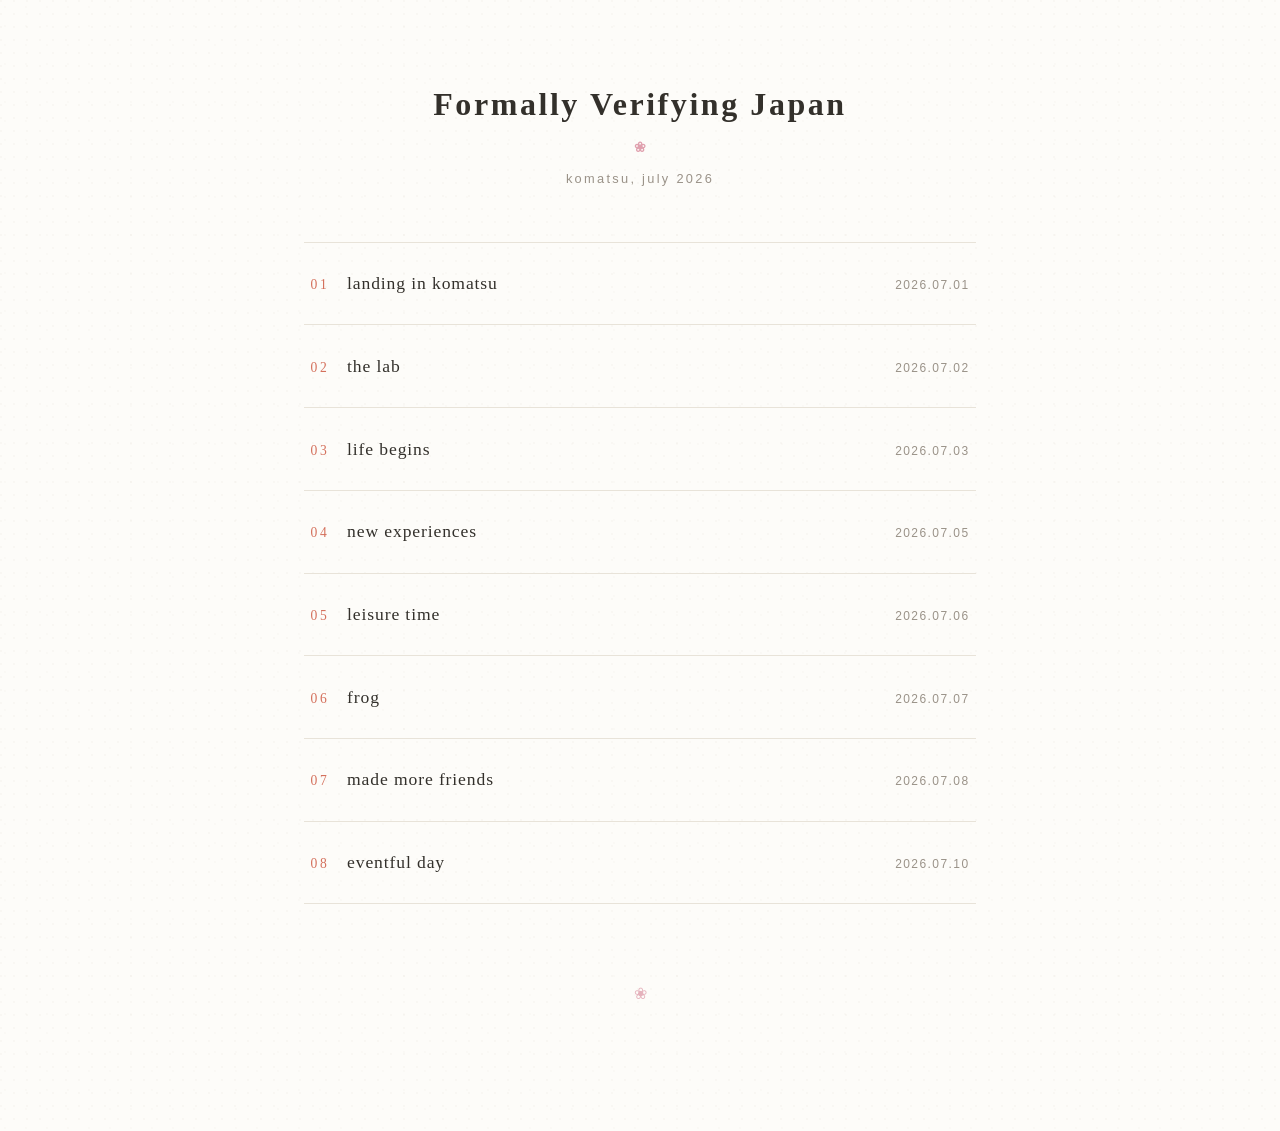
<file: static/windows/blog-japan/index.html>
<!doctype html>
<html lang="en">
  <head>
    <meta charset="utf-8" />
    <meta name="viewport" content="width=device-width, initial-scale=1" />
    <title>Formally Verifying Japan</title>
    <link rel="stylesheet" href="./css/fakura.css" />
  </head>
  <body>
    <main>
      <h1>Formally Verifying Japan</h1>
      <time datetime="2026-07">komatsu, july 2026</time>

      <ol class="episodes">
        <li>
          <a href="./ep01.html">
            <span class="ep-no">01</span>
            <span class="ep-title">landing in komatsu</span>
            <span class="ep-date">2026.07.01</span>
          </a>
        </li>
        <li>
          <a href="./ep02.html">
            <span class="ep-no">02</span>
            <span class="ep-title">the lab</span>
            <span class="ep-date">2026.07.02</span>
          </a>
        </li>
        <li>
          <a href="./ep03.html">
            <span class="ep-no">03</span>
            <span class="ep-title">life begins</span>
            <span class="ep-date">2026.07.03</span>
          </a>
        </li>
        <li>
          <a href="./ep04.html">
            <span class="ep-no">04</span>
            <span class="ep-title">new experiences</span>
            <span class="ep-date">2026.07.05</span>
          </a>
        </li>
        <li>
          <a href="./ep05.html">
            <span class="ep-no">05</span>
            <span class="ep-title">leisure time</span>
            <span class="ep-date">2026.07.06</span>
          </a>
        </li>
        <li>
          <a href="./ep06.html">
            <span class="ep-no">06</span>
            <span class="ep-title">frog</span>
            <span class="ep-date">2026.07.07</span>
          </a>
        </li>
        <li>
          <a href="./ep07.html">
            <span class="ep-no">07</span>
            <span class="ep-title">made more friends</span>
            <span class="ep-date">2026.07.08</span>
          </a>
        </li>
        <li>
          <a href="./ep08.html">
            <span class="ep-no">08</span>
            <span class="ep-title">eventful day</span>
            <span class="ep-date">2026.07.10</span>
          </a>
        </li>
      </ol>
    </main>
  </body>
</html>
</file>
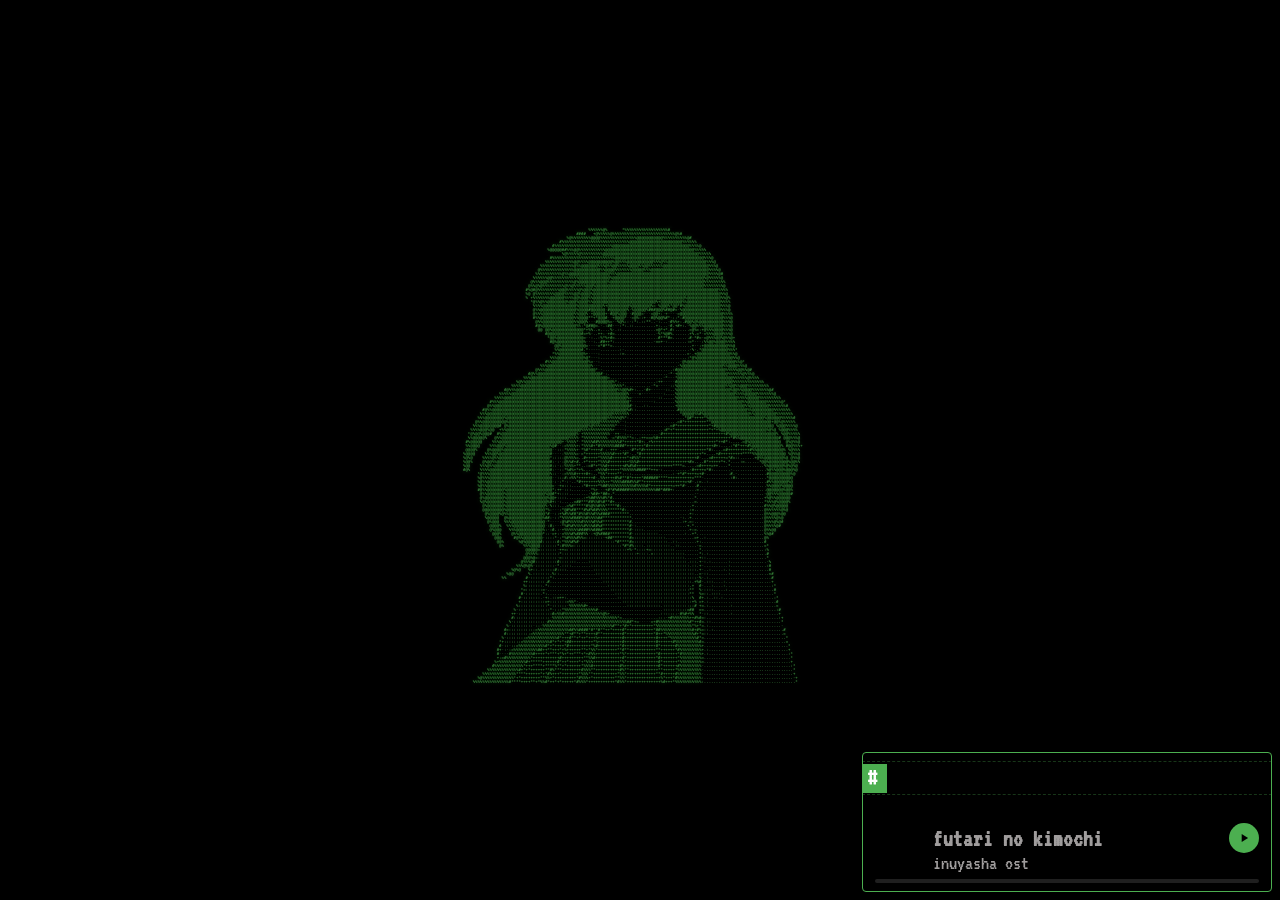
<file: static/windows/inuyasha/index.html>
<html>
  <head>
    <meta charset="utf-8" />
    <link
      rel="stylesheet"
      href="https://fonts.googleapis.com/css2?family=VT323&display=swap"
    />
    <link rel="stylesheet" href="../../../css/style.css" />
    <link rel="stylesheet" href="./css/style.css" />
    <link rel="stylesheet" href="../../../css/music.css" />
    <title>kagome</title>
  </head>
  <body>
    <pre id="ascii" aria-label="ASCII art of Kagome"></pre>
    <div class="music-player-container">
      <audio>
        <source src="./audio/guitar.mp3" type="audio/mpeg" />
        Your browser does not support the audio element.
      </audio>
      <div class="music-player">
        <div class="music-description">
          <div class="music-description-track">
            <p>pls forgive me i played this song in 2020.</p>
          </div>
        </div>
        <div class="music-player-body">
          <div id="music-info">
            <h3 id="music-title"></h3>
            <p id="music-artist"></p>
          </div>
          <div id="music-progress">
            <div id="music-progress-filled"></div>
          </div>
          <div id="music-controls">
            <button id="play-btn" aria-label="Play"></button>
          </div>
        </div>
      </div>
    </div>
    <script>
      fetch("./ascii/kagome.txt")
        .then((r) => r.text())
        .then((t) => {
          document.getElementById("ascii").textContent = t;
        });

      (() => {
        const audio = document.querySelector("audio");
        const playBtn = document.getElementById("play-btn");
        const title = document.getElementById("music-title");
        const artist = document.getElementById("music-artist");
        const progress = document.getElementById("music-progress");
        const fill = document.getElementById("music-progress-filled");

        title.textContent = "futari no kimochi";
        artist.textContent = "inuyasha ost";

        fill.style.animation = "none";

        playBtn.addEventListener("click", () => {
          if (audio.paused) audio.play();
          else audio.pause();
        });

        audio.addEventListener("play", () => playBtn.classList.add("playing"));
        audio.addEventListener("pause", () =>
          playBtn.classList.remove("playing"),
        );

        audio.addEventListener("timeupdate", () => {
          const pct = audio.duration ? audio.currentTime / audio.duration : 0;
          fill.style.transform = `scaleX(${pct})`;
        });

        progress.addEventListener("click", (e) => {
          if (!audio.duration) return;
          const rect = progress.getBoundingClientRect();
          const ratio = (e.clientX - rect.left) / rect.width;
          audio.currentTime = ratio * audio.duration;
        });
      })();
    </script>
  </body>
</html>
</file>
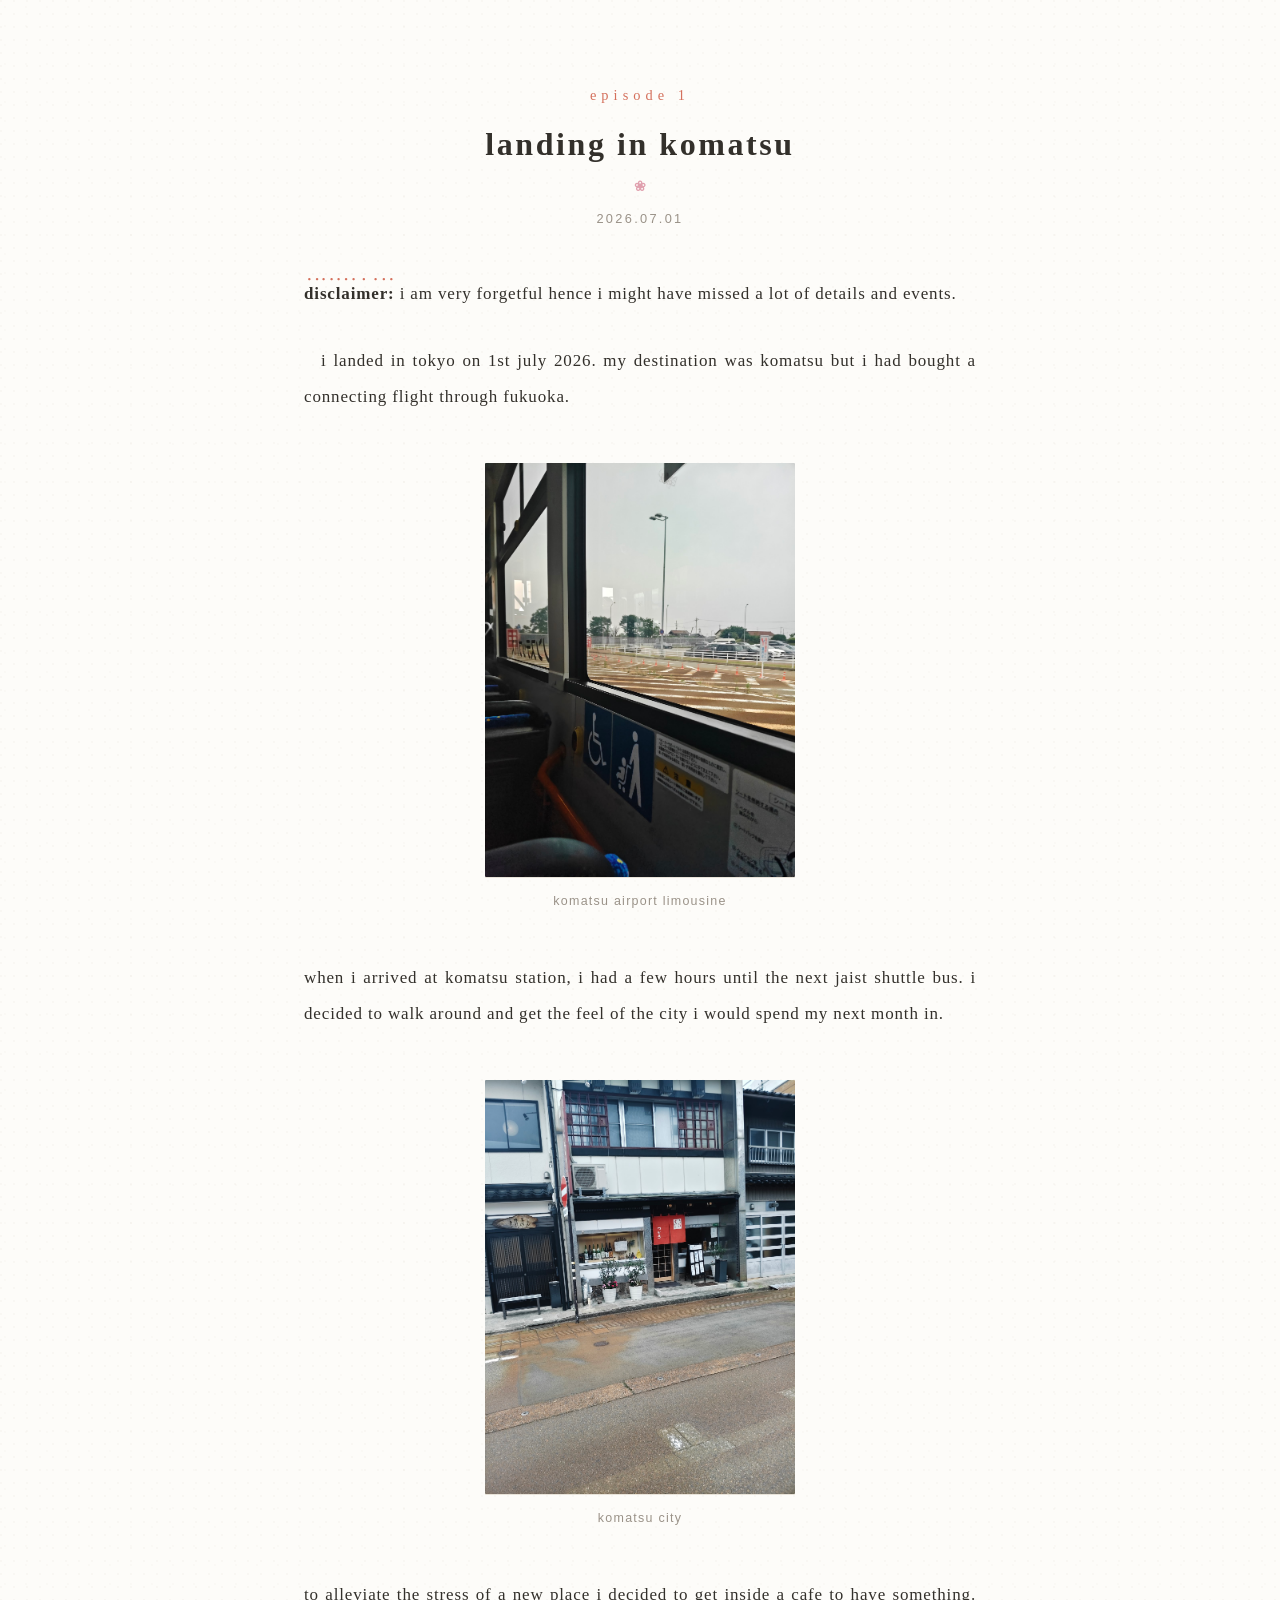
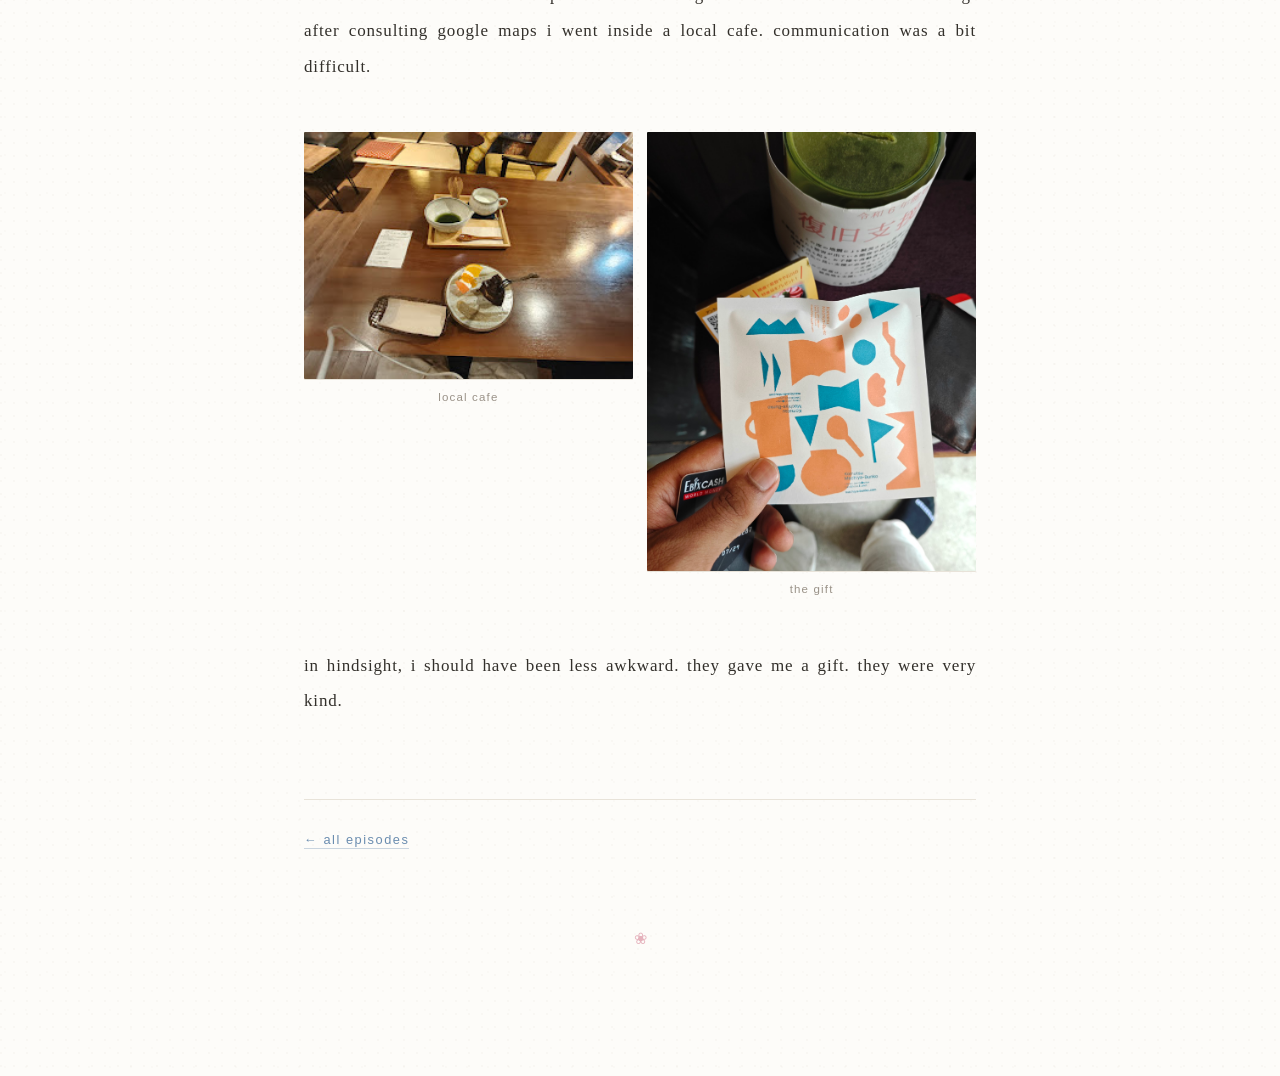
<file: static/windows/blog-japan/ep01.html>
<!doctype html>
<html lang="en">
  <head>
    <meta charset="utf-8" />
    <meta name="viewport" content="width=device-width, initial-scale=1" />
    <title>episode 1 — landing in komatsu</title>
    <link rel="stylesheet" href="./css/fakura.css" />
  </head>
  <body>
    <main>
      <p class="kicker">episode 1</p>
      <h1>landing in komatsu</h1>
      <time datetime="2026-07-01">2026.07.01</time>

      <p>
        <strong>disclaimer: </strong> i am very forgetful hence i might have
        missed a lot of details and events.
      </p>

      <p>
        i landed in tokyo on 1st july 2026. my destination was komatsu but i had
        bought a connecting flight through fukuoka.
      </p>

      <figure>
        <img
          src="./images/ep01/landed_01.jpg"
          alt="View from the aircraft window on approach to Fukuoka"
          width="1550"
          height="2066"
          loading="lazy"
          decoding="async"
        />
        <figcaption>komatsu airport limousine</figcaption>
      </figure>

      <p>
        when i arrived at komatsu station, i had a few hours until the next jaist
        shuttle bus. i decided to walk around and get the feel of the city i
        would spend my next month in.
      </p>

      <figure>
        <img
          src="./images/ep01/walk_02.jpg"
          alt="View of Komatsu city from the station"
          width="1550"
          height="2066"
          loading="lazy"
          decoding="async"
        />
        <figcaption>komatsu city</figcaption>
      </figure>

      <p>
        to alleviate the stress of a new place i decided to get inside a cafe to
        have something. after consulting google maps i went inside a local cafe.
        communication was a bit difficult.
      </p>

      <div class="photo-row">
        <figure>
          <img
            src="./images/ep01/cafe_03.jpg"
            alt="Inside a local cafe in Komatsu"
            width="1550"
            height="2066"
            loading="lazy"
            decoding="async"
          />
          <figcaption>local cafe</figcaption>
        </figure>
        <figure>
          <img
            src="./images/ep01/gift_04.jpg"
            alt="A gift given by the cafe owners"
            width="1550"
            height="2066"
            loading="lazy"
            decoding="async"
          />
          <figcaption>the gift</figcaption>
        </figure>
      </div>

      <p>
        in hindsight, i should have been less awkward. they gave me a gift. they
        were very kind.
      </p>

      <nav class="episode-nav">
        <a class="prev" href="./index.html">← all episodes</a>
      </nav>
    </main>
  </body>
</html>
</file>
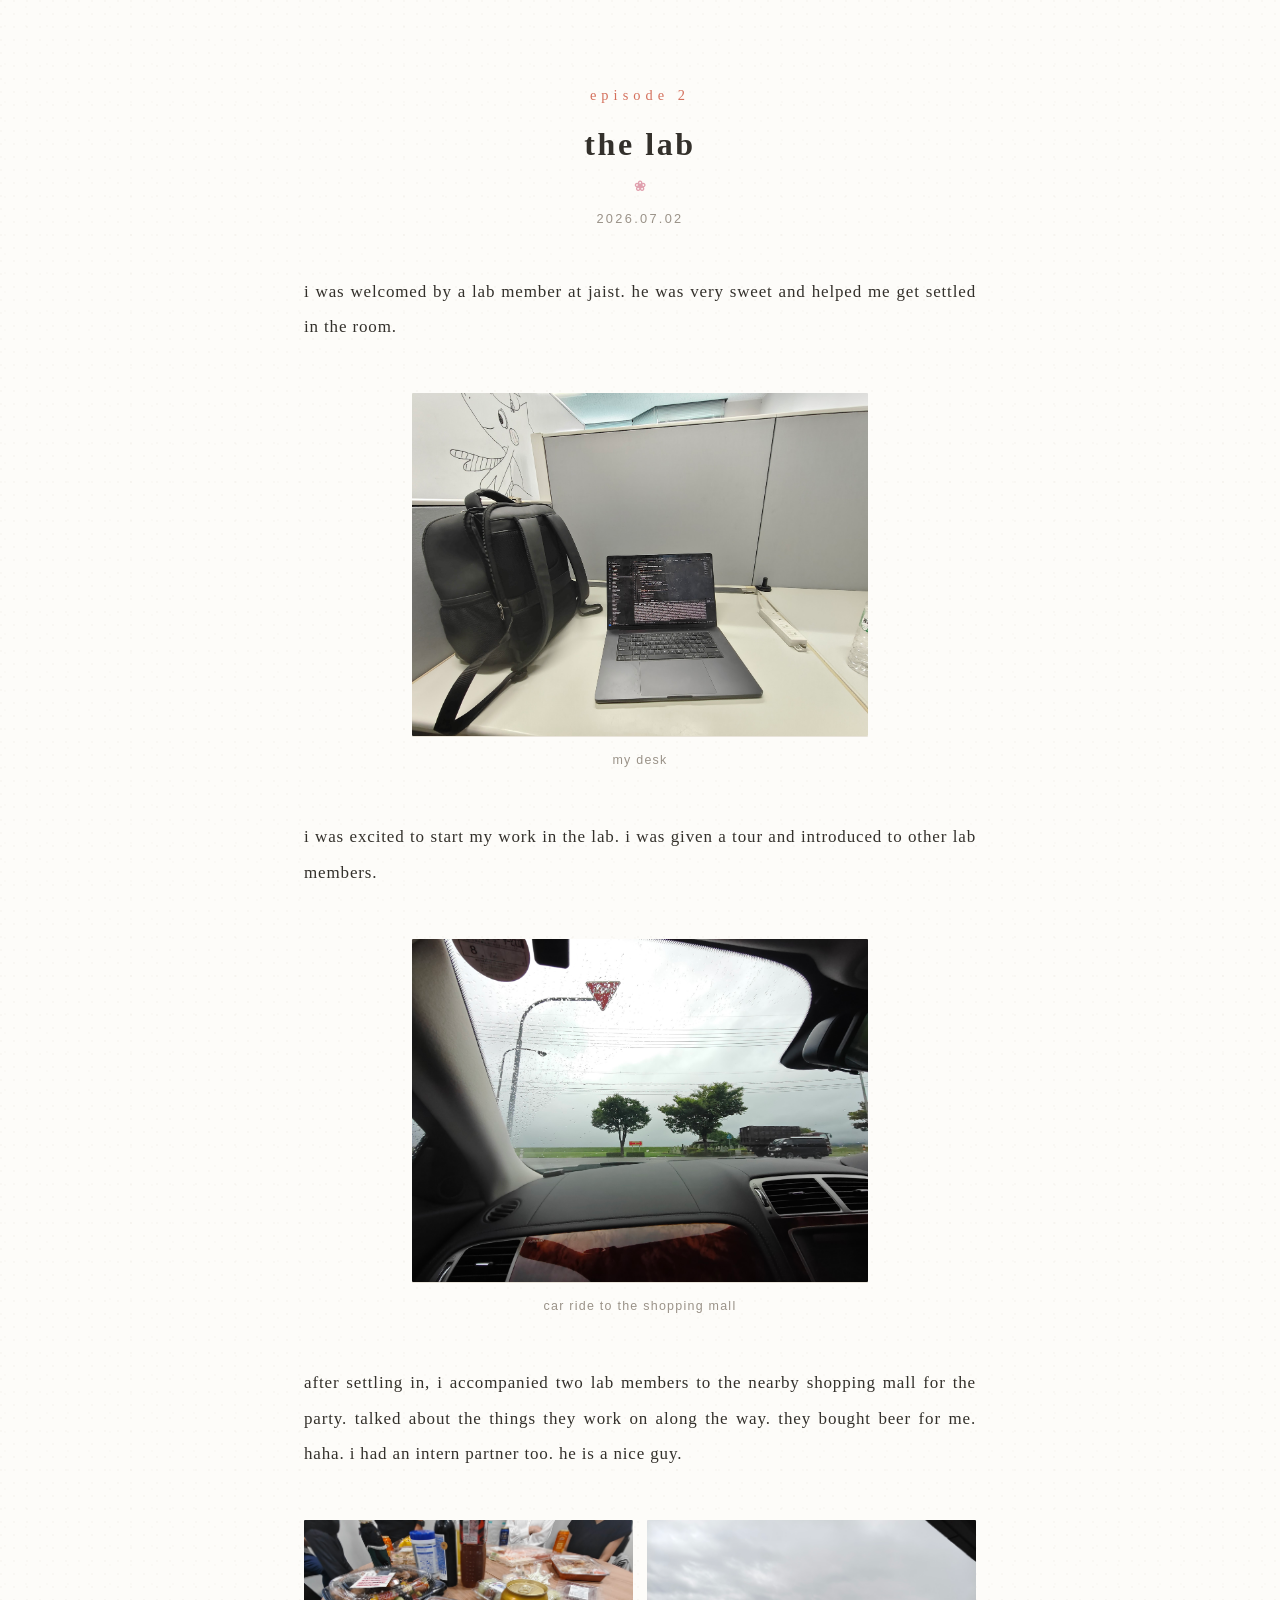
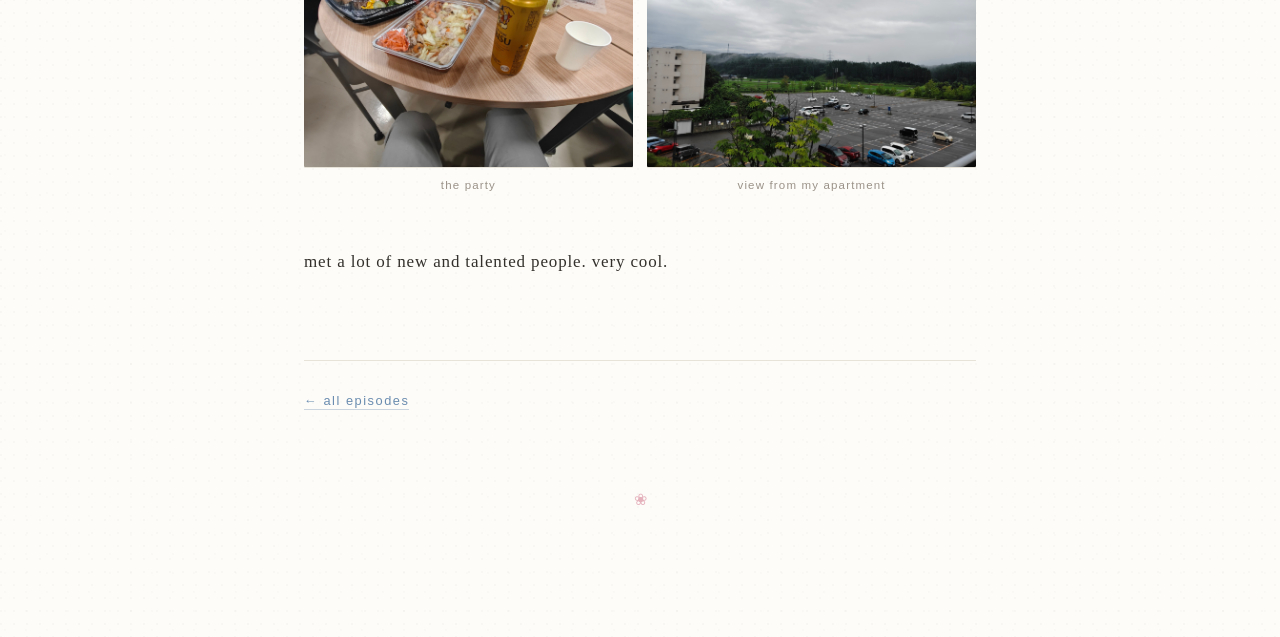
<file: static/windows/blog-japan/ep02.html>
<!doctype html>
<html lang="en">
  <head>
    <meta charset="utf-8" />
    <meta name="viewport" content="width=device-width, initial-scale=1" />
    <title>episode 2 — the lab | Formally Verifying Japan</title>
    <link rel="stylesheet" href="./css/fakura.css" />
  </head>
  <body>
    <main>
      <p class="kicker">episode 2</p>
      <h1>the lab</h1>
      <time datetime="2026-07-02">2026.07.02</time>

      <p>
        i was welcomed by a lab member at jaist. he was very sweet and helped me
        get settled in the room.
      </p>

      <figure>
        <img
          src="./images/ep02/lab_01.jpg"
          alt="View of the lab at jaist"
          width="1550"
          height="2066"
          loading="lazy"
          decoding="async"
        />
        <figcaption>my desk</figcaption>
      </figure>

      <p>
        i was excited to start my work in the lab. i was given a tour and
        introduced to other lab members.
      </p>

      <figure>
        <img
          src="./images/ep02/car_02.jpg"
          alt="View of the lab at jaist"
          width="1550"
          height="2066"
          loading="lazy"
          decoding="async"
        />
        <figcaption>car ride to the shopping mall</figcaption>
      </figure>

      <p>
        after settling in, i accompanied two lab members to the nearby shopping
        mall for the party. talked about the things they work on along the way.
        they bought beer for me. haha. i had an intern partner too. he is a nice
        guy.
      </p>

      <div class="photo-row">
        <figure>
          <img
            src="./images/ep02/party_03.jpg"
            alt="View of the shopping mall"
            width="1550"
            height="2066"
            loading="lazy"
            decoding="async"
          />
          <figcaption>the party</figcaption>
        </figure>

        <figure>
          <img
            src="./images/ep02/view_04.jpg"
            alt="View from window"
            width="1550"
            height="2066"
            loading="lazy"
            decoding="async"
          />
          <figcaption>view from my apartment</figcaption>
        </figure>
      </div>

      <p>met a lot of new and talented people. very cool.</p>
      <nav class="episode-nav">
        <a class="prev" href="./index.html">← all episodes</a>
      </nav>
    </main>
  </body>
</html>
</file>
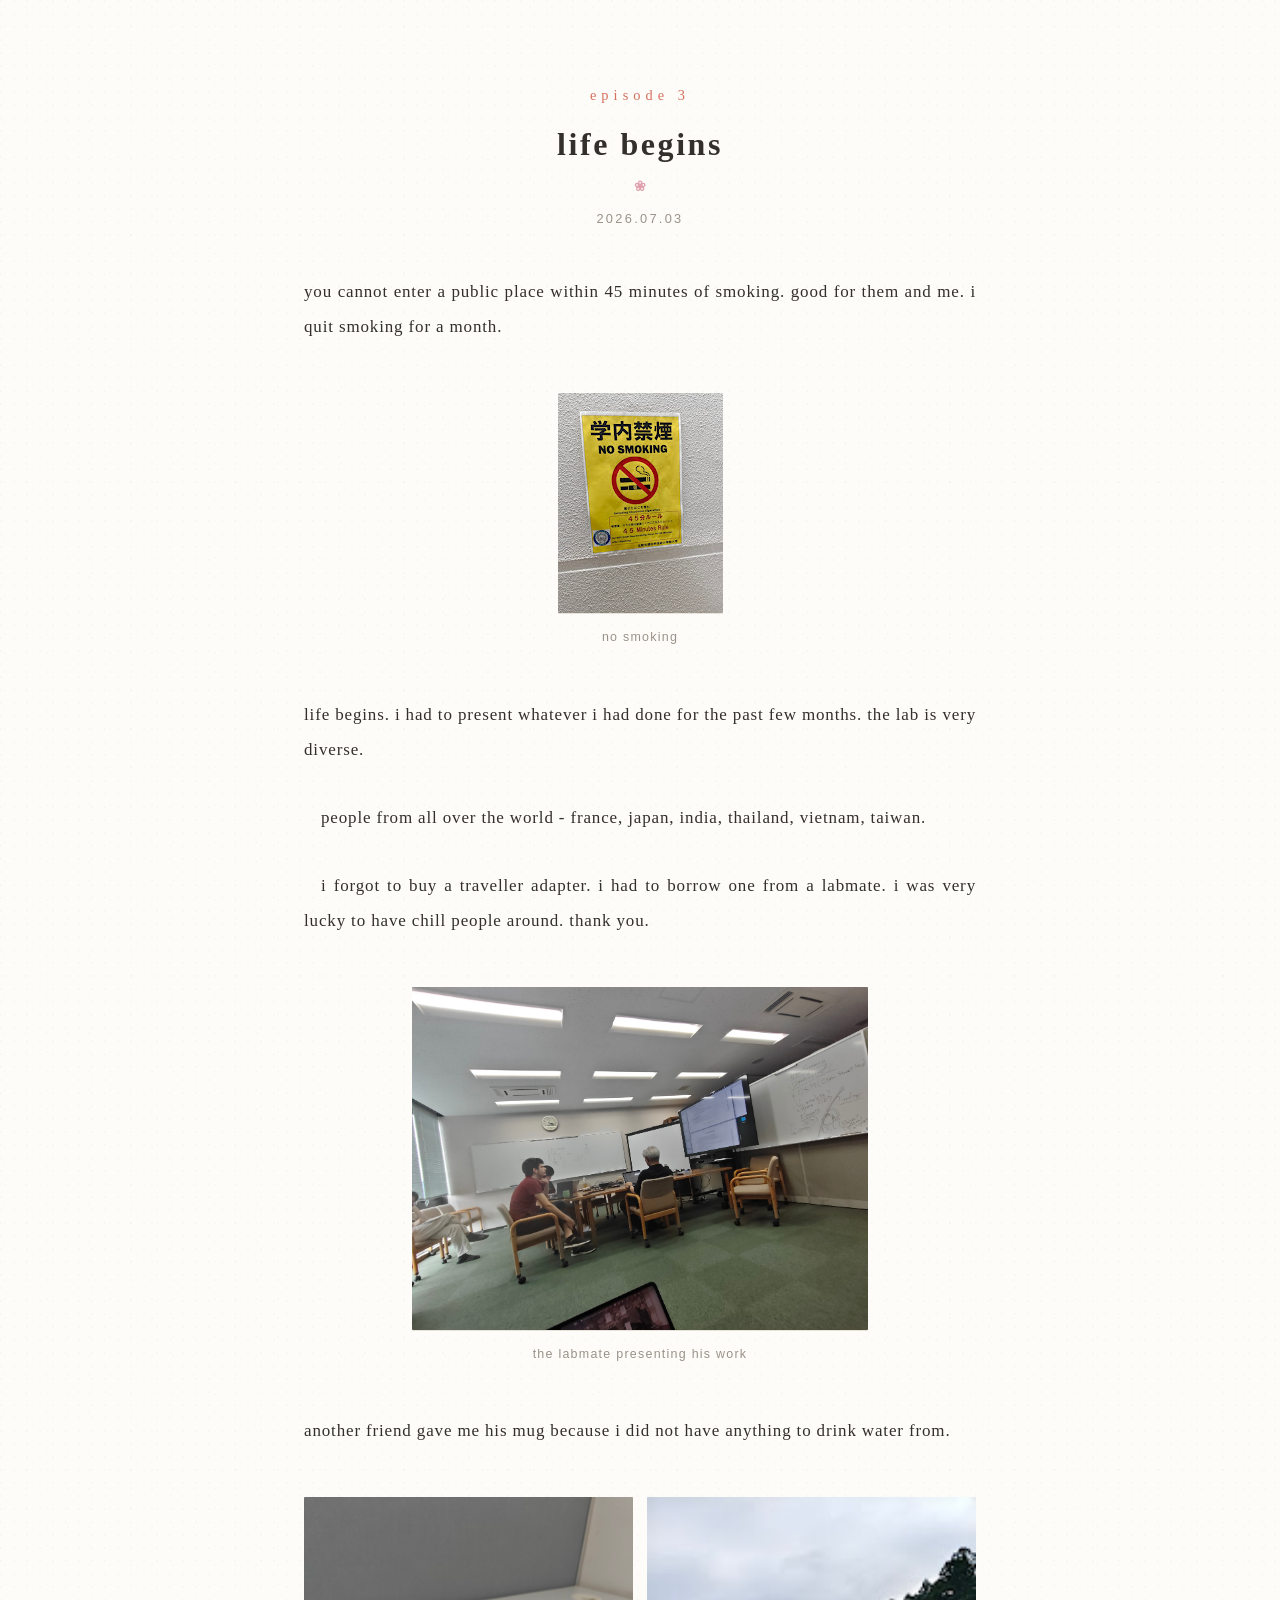
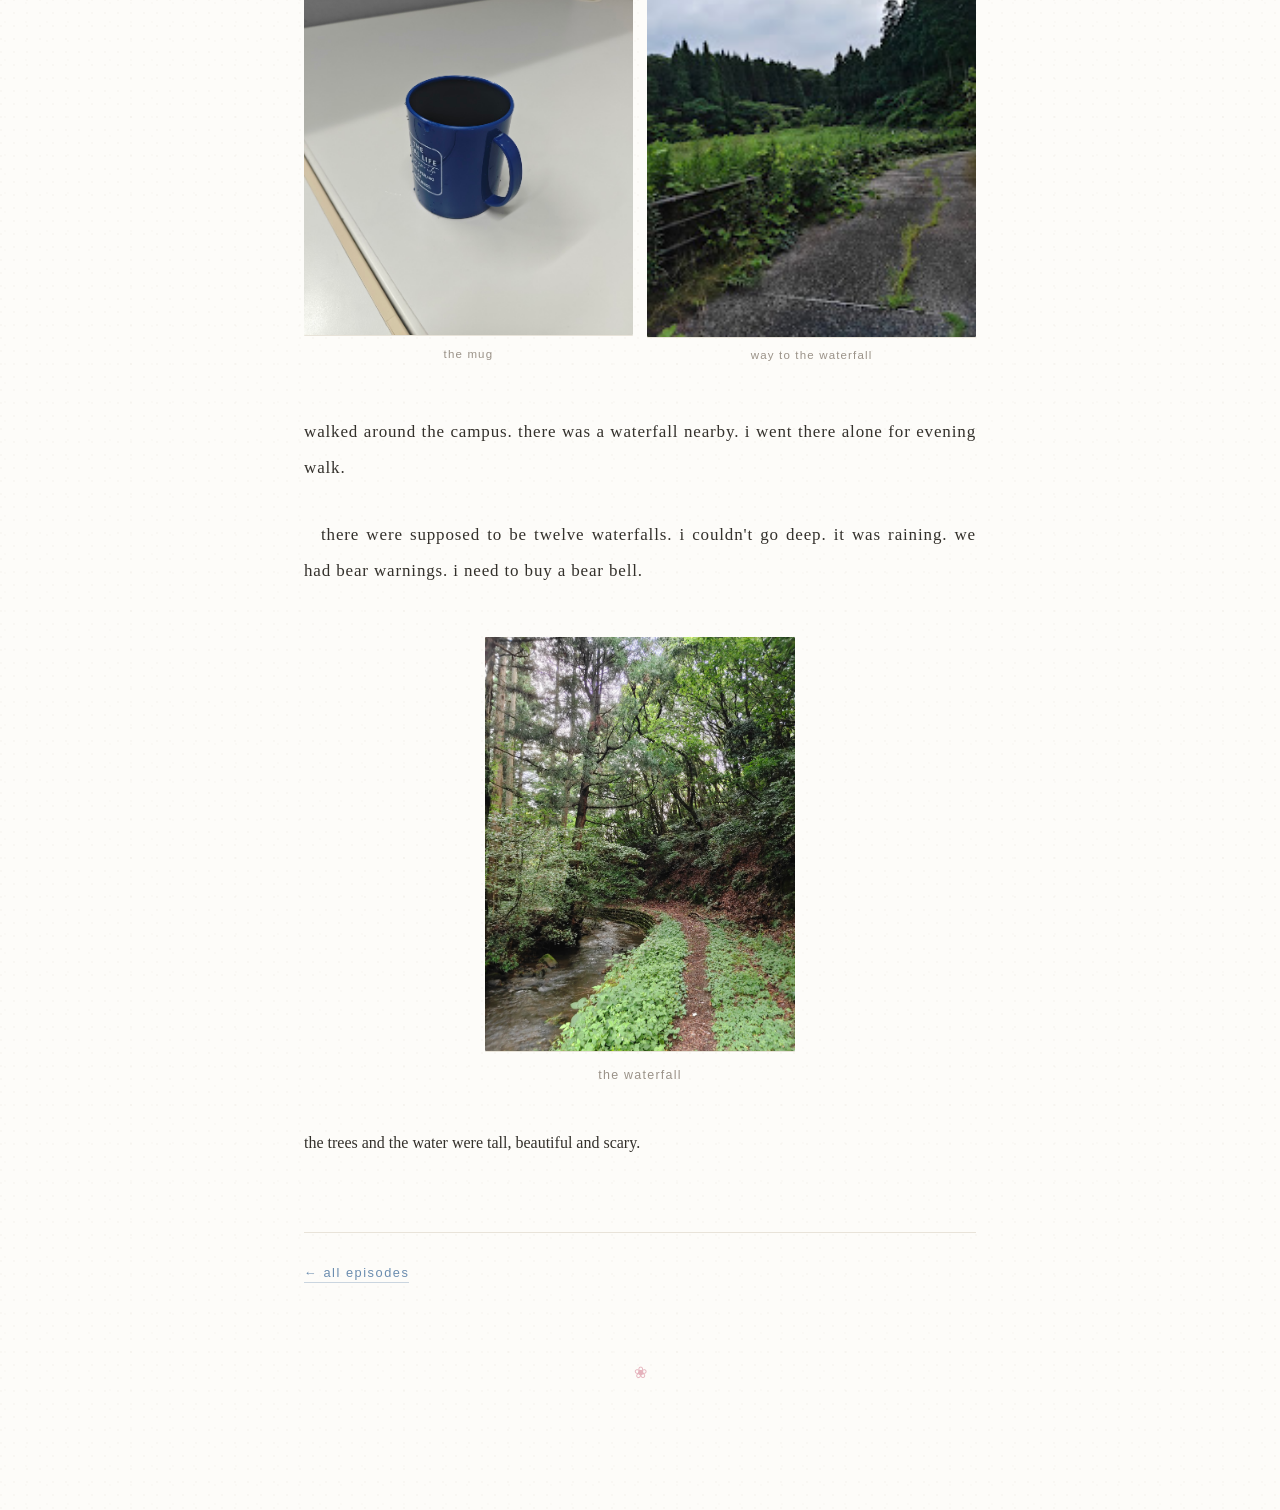
<file: static/windows/blog-japan/ep03.html>
<!doctype html>
<html lang="en">
  <head>
    <meta charset="utf-8" />
    <meta name="viewport" content="width=device-width, initial-scale=1" />
    <title>episode 3 — life begins | Formally Verifying Japan</title>
    <link rel="stylesheet" href="./css/fakura.css" />
  </head>
  <body>
    <main>
      <p class="kicker">episode 3</p>
      <h1>life begins</h1>
      <time datetime="2026-07-03">2026.07.03</time>

      <p>
        you cannot enter a public place within 45 minutes of smoking. good for
        them and me. i quit smoking for a month.
      </p>

      <figure>
        <img
          src="./images/ep03/smoke_01.jpg"
          alt="no smoking"
          width="1550"
          height="2066"
          loading="lazy"
          decoding="async"
        />
        <figcaption>no smoking</figcaption>
      </figure>

      <p>
        life begins. i had to present whatever i had done for the past few
        months. the lab is very diverse.
      </p>

      <p>
        people from all over the world - france, japan, india, thailand,
        vietnam, taiwan.
      </p>
      <p>
        i forgot to buy a traveller adapter. i had to borrow one from a labmate. i
        was very lucky to have chill people around. thank you.
      </p>

      <figure>
        <img
          src="./images/ep03/lab_02.jpg"
          alt="View of the lab at jaist"
          width="1550"
          height="2066"
          loading="lazy"
          decoding="async"
        />
        <figcaption>the labmate presenting his work</figcaption>
      </figure>

      <p>
        another friend gave me his mug because i did not have anything to drink
        water from.
      </p>

      <div class="photo-row">
        <figure>
          <img
            src="./images/ep03/mug_03.jpg"
            alt="the mug"
            width="1550"
            height="2066"
            loading="lazy"
            decoding="async"
          />
          <figcaption>the mug</figcaption>
        </figure>

        <figure>
          <img
            src="./images/ep03/falls_way_04.jpg"
            alt="way to the waterfall"
            width="1550"
            height="2066"
            loading="lazy"
            decoding="async"
          />
          <figcaption>way to the waterfall</figcaption>
        </figure>
      </div>

      <p>
        walked around the campus. there was a waterfall nearby. i went there
        alone for evening walk.
      </p>
      <p>
        there were supposed to be twelve waterfalls. i couldn't go deep. it was
        raining. we had bear warnings. i need to buy a bear bell.
      </p>

      <figure>
        <img
          src="./images/ep03/forest_05.jpg"
          alt="the waterfall"
          width="1550"
          height="2066"
          loading="lazy"
          decoding="async"
        />
        <figcaption>the waterfall</figcaption>
      </figure>

      the trees and the water were tall, beautiful and scary.
      <nav class="episode-nav">
        <a class="prev" href="./index.html">← all episodes</a>
      </nav>
    </main>
  </body>
</html>
</file>
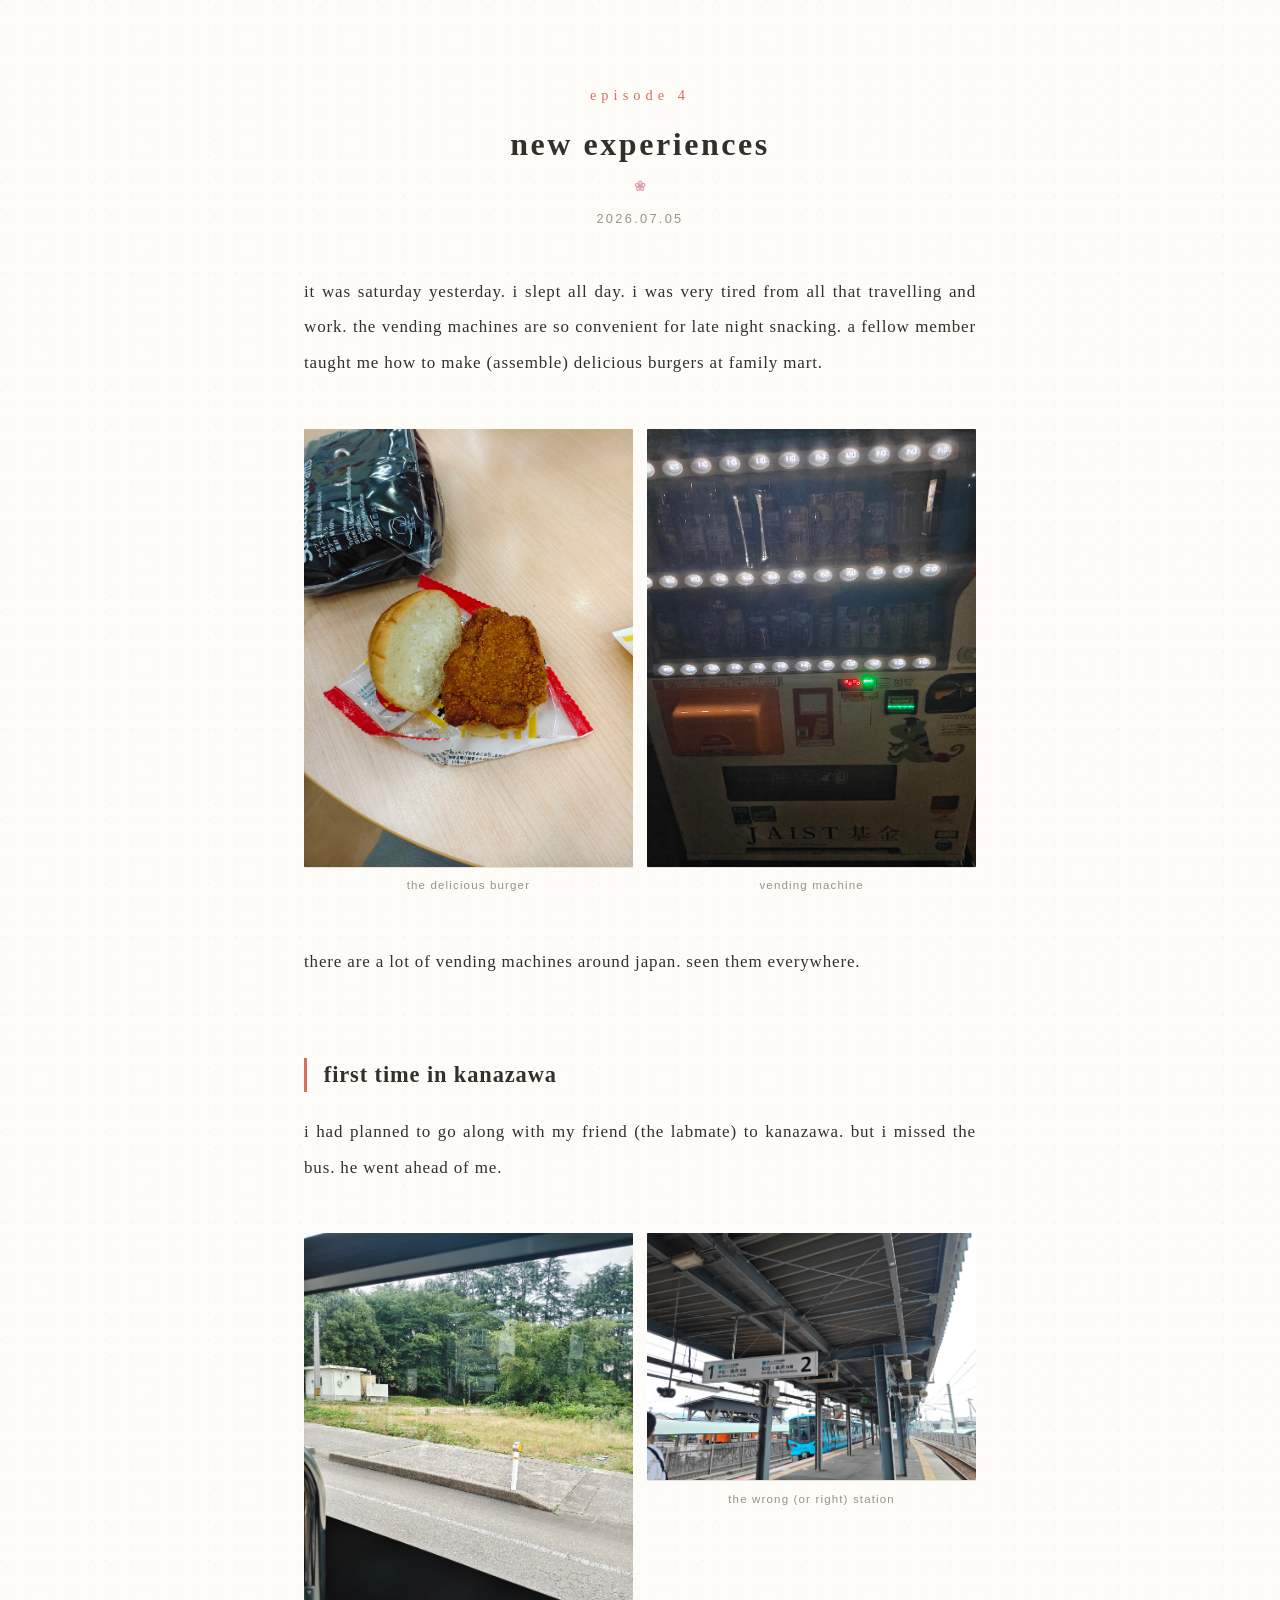
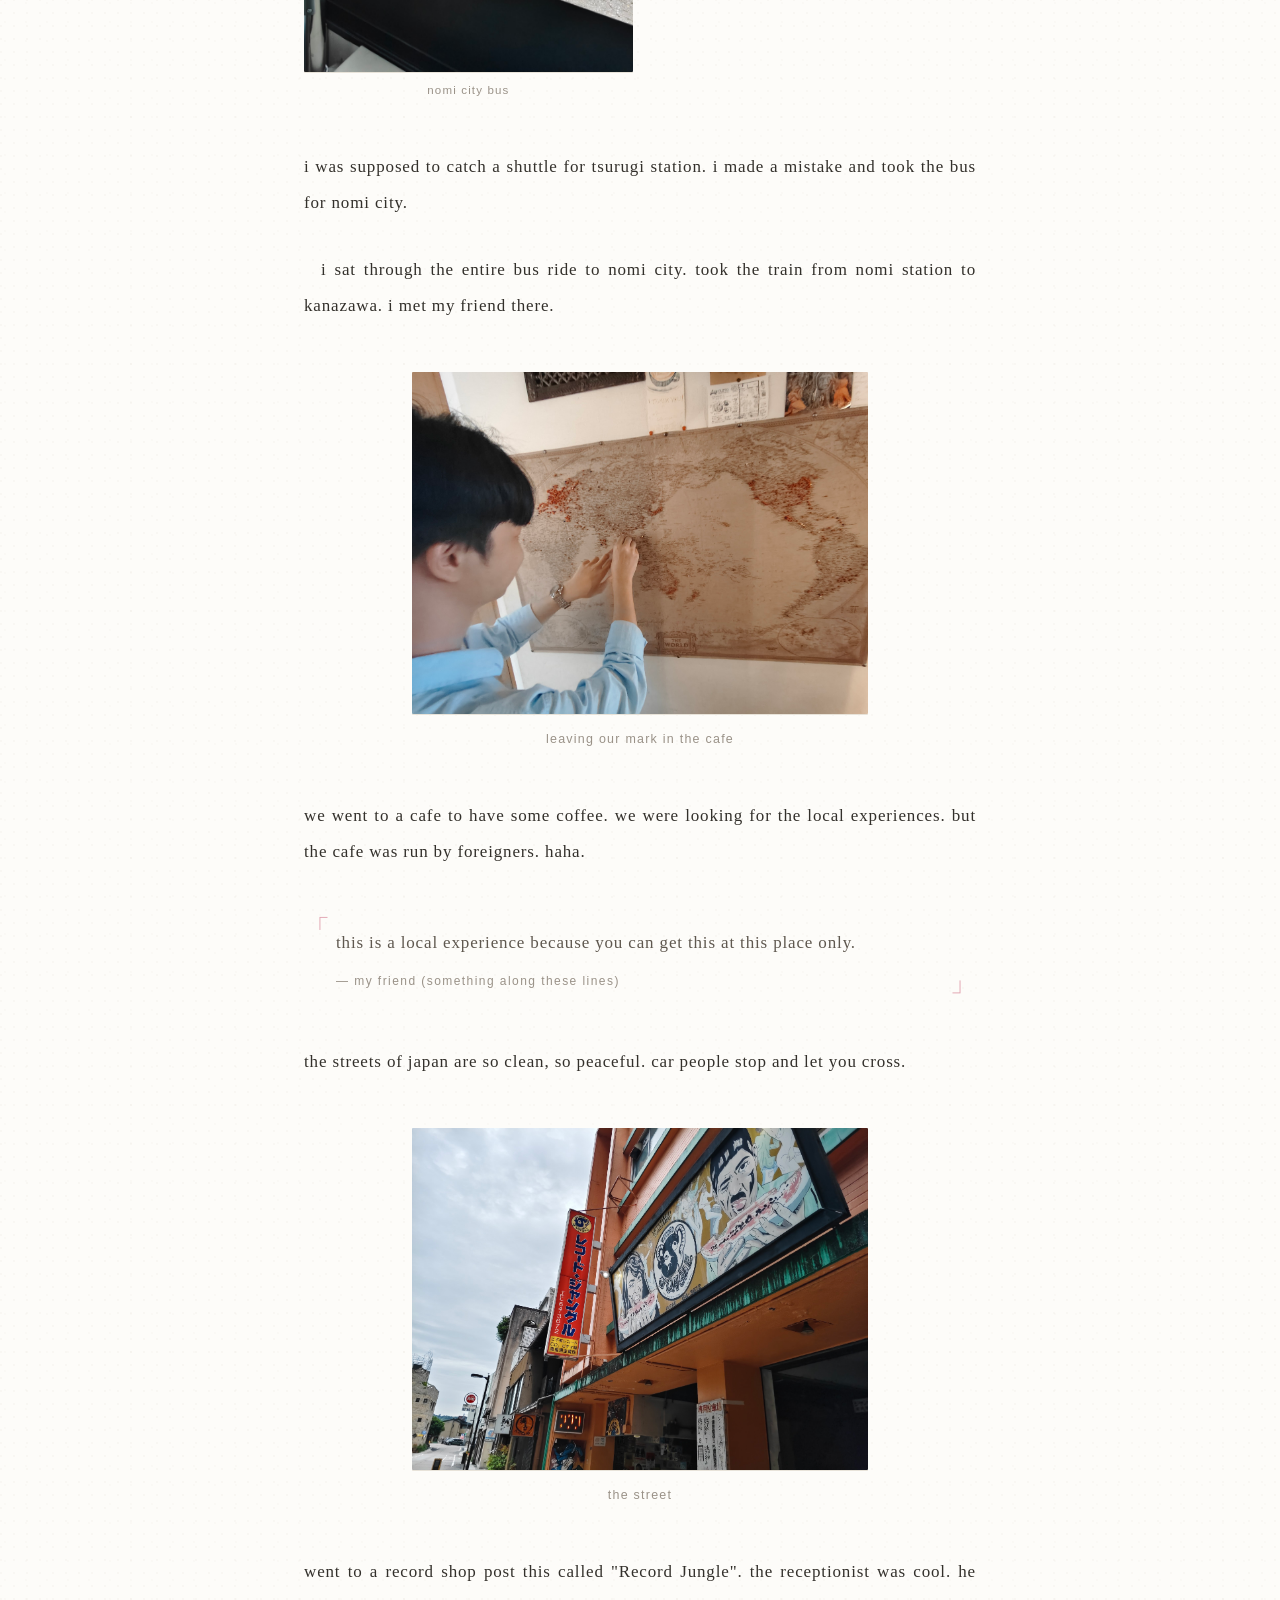
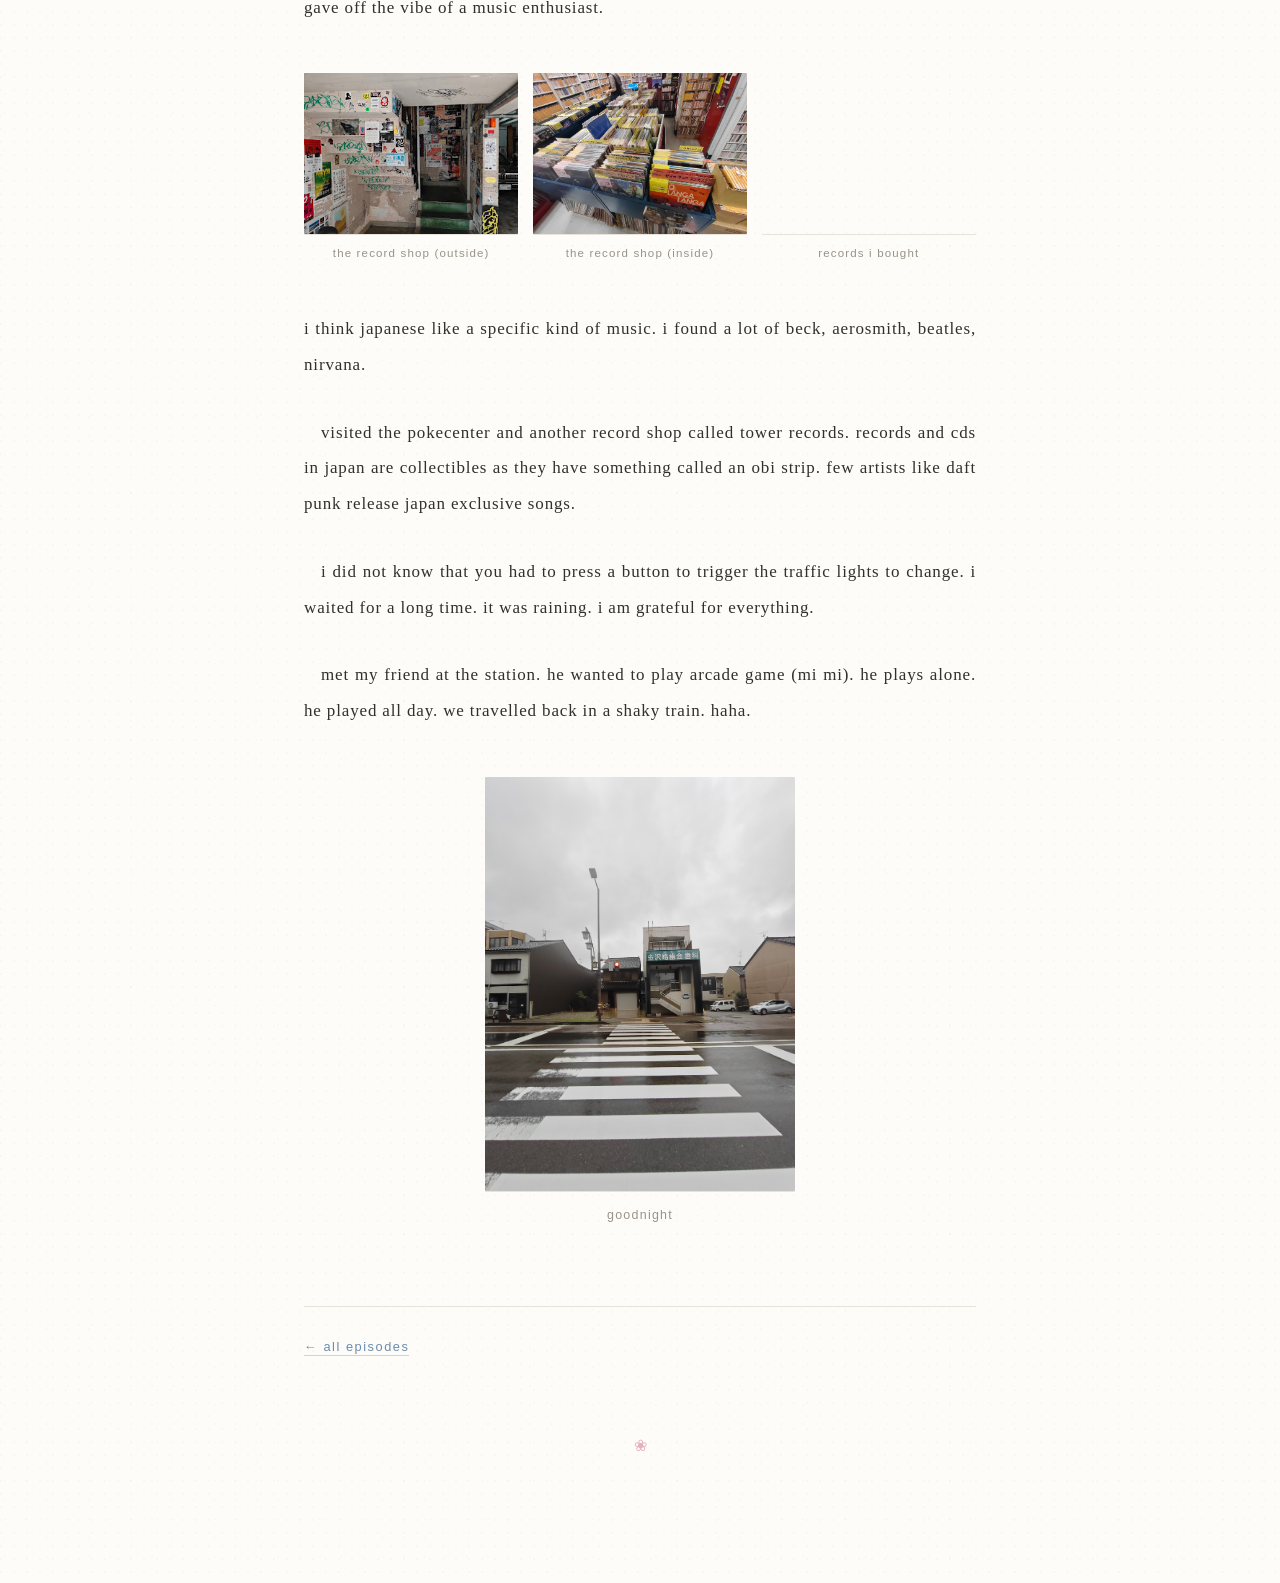
<file: static/windows/blog-japan/ep04.html>
<!doctype html>
<html lang="en">
  <head>
    <meta charset="utf-8" />
    <meta name="viewport" content="width=device-width, initial-scale=1" />
    <title>episode 4 — new experiences | Formally Verifying Japan</title>
    <link rel="stylesheet" href="./css/fakura.css" />
  </head>
  <body>
    <main>
      <p class="kicker">episode 4</p>
      <h1>new experiences</h1>
      <time datetime="2026-07-05">2026.07.05</time>

      <p>
        it was saturday yesterday. i slept all day. i was very tired from all
        that travelling and work. the vending machines are so convenient for
        late night snacking. a fellow member taught me how to make (assemble)
        delicious burgers at family mart.
      </p>

      <div class="photo-row">
        <figure>
          <img
            src="./images/ep04/burger_02.jpg"
            alt="the mug"
            width="1550"
            height="2066"
            loading="lazy"
            decoding="async"
          />
          <figcaption>the delicious burger</figcaption>
        </figure>

        <figure>
          <img
            src="./images/ep04/vending_01.jpg"
            alt="vending machine"
            width="1550"
            height="2066"
            loading="lazy"
            decoding="async"
          />
          <figcaption>vending machine</figcaption>
        </figure>
      </div>

      <p>
        there are a lot of vending machines around japan. seen them everywhere.
      </p>

      <h2>first time in kanazawa</h2>

      <p>
        i had planned to go along with my friend (the labmate) to kanazawa. but
        i missed the bus. he went ahead of me.
      </p>

      <div class="photo-row">
        <figure>
          <img
            src="./images/ep04/bus_03.jpg"
            alt="the mug"
            width="1550"
            height="2066"
            loading="lazy"
            decoding="async"
          />
          <figcaption>nomi city bus</figcaption>
        </figure>

        <figure>
          <img
            src="./images/ep04/train_05.jpg"
            alt="vending machine"
            width="1550"
            height="2066"
            loading="lazy"
            decoding="async"
          />
          <figcaption>the wrong (or right) station</figcaption>
        </figure>
      </div>
      <p>
        i was supposed to catch a shuttle for tsurugi station. i made a mistake
        and took the bus for nomi city.
      </p>

      <p>
        i sat through the entire bus ride to nomi city. took the train from nomi
        station to kanazawa. i met my friend there.
      </p>

      <figure>
        <img
          src="./images/ep04/cafe_06.jpg"
          alt="marking the cafe"
          width="1550"
          height="2066"
          loading="lazy"
          decoding="async"
        />
        <figcaption>leaving our mark in the cafe</figcaption>
      </figure>

      <p>
        we went to a cafe to have some coffee. we were looking for the local
        experiences. but the cafe was run by foreigners. haha.
      </p>

      <blockquote>
        <p>
          this is a local experience because you can get this at this place
          only.
        </p>
        <cite>my friend (something along these lines)</cite>
      </blockquote>

      <p>
        the streets of japan are so clean, so peaceful. car people stop and let
        you cross.
      </p>

      <figure>
        <img
          src="./images/ep04/streets_05.jpg"
          alt="the street"
          width="1550"
          height="2066"
          loading="lazy"
          decoding="async"
        />
        <figcaption>the street</figcaption>
      </figure>

      <p>
        went to a record shop post this called "Record Jungle". the receptionist
        was cool. he gave off the vibe of a music enthusiast.
      </p>

      <div class="photo-row">
        <figure>
          <img
            src="./images/ep04/record_07.jpg"
            alt="the record shop"
            width="1550"
            height="2066"
            loading="lazy"
            decoding="async"
          />
          <figcaption>the record shop (outside)</figcaption>
        </figure>

        <figure>
          <img
            src="./images/ep04/record_08.jpg"
            alt="the record shop"
            width="1550"
            height="2066"
            loading="lazy"
            decoding="async"
          />
          <figcaption>the record shop (inside)</figcaption>
        </figure>
        <figure>
          <img
            src="./images/ep04/record_09.jpg"
            alt="the record shop"
            width="1550"
            height="2066"
            loading="lazy"
            decoding="async"
          />
          <figcaption>records i bought</figcaption>
        </figure>
      </div>

      <p>
        i think japanese like a specific kind of music. i found a lot of beck,
        aerosmith, beatles, nirvana.
      </p>
      <p>
        visited the pokecenter and another record shop called tower records.
        records and cds in japan are collectibles as they have something called
        an obi strip. few artists like daft punk release japan exclusive songs.
      </p>
      <p>
        i did not know that you had to press a button to trigger the traffic
        lights to change. i waited for a long time. it was raining. i am
        grateful for everything.
      </p>

      <p>
        met my friend at the station. he wanted to play arcade game (mi mi). he
        plays alone. he played all day. we travelled back in a shaky train.
        haha.
      </p>

      <figure>
        <img
          src="./images/ep04/street_10.jpg"
          alt="the street"
          width="1550"
          height="2066"
          loading="lazy"
          decoding="async"
        />
        <figcaption>goodnight</figcaption>
      </figure>
      <nav class="episode-nav">
        <a class="prev" href="./index.html">← all episodes</a>
      </nav>
    </main>
  </body>
</html>
</file>
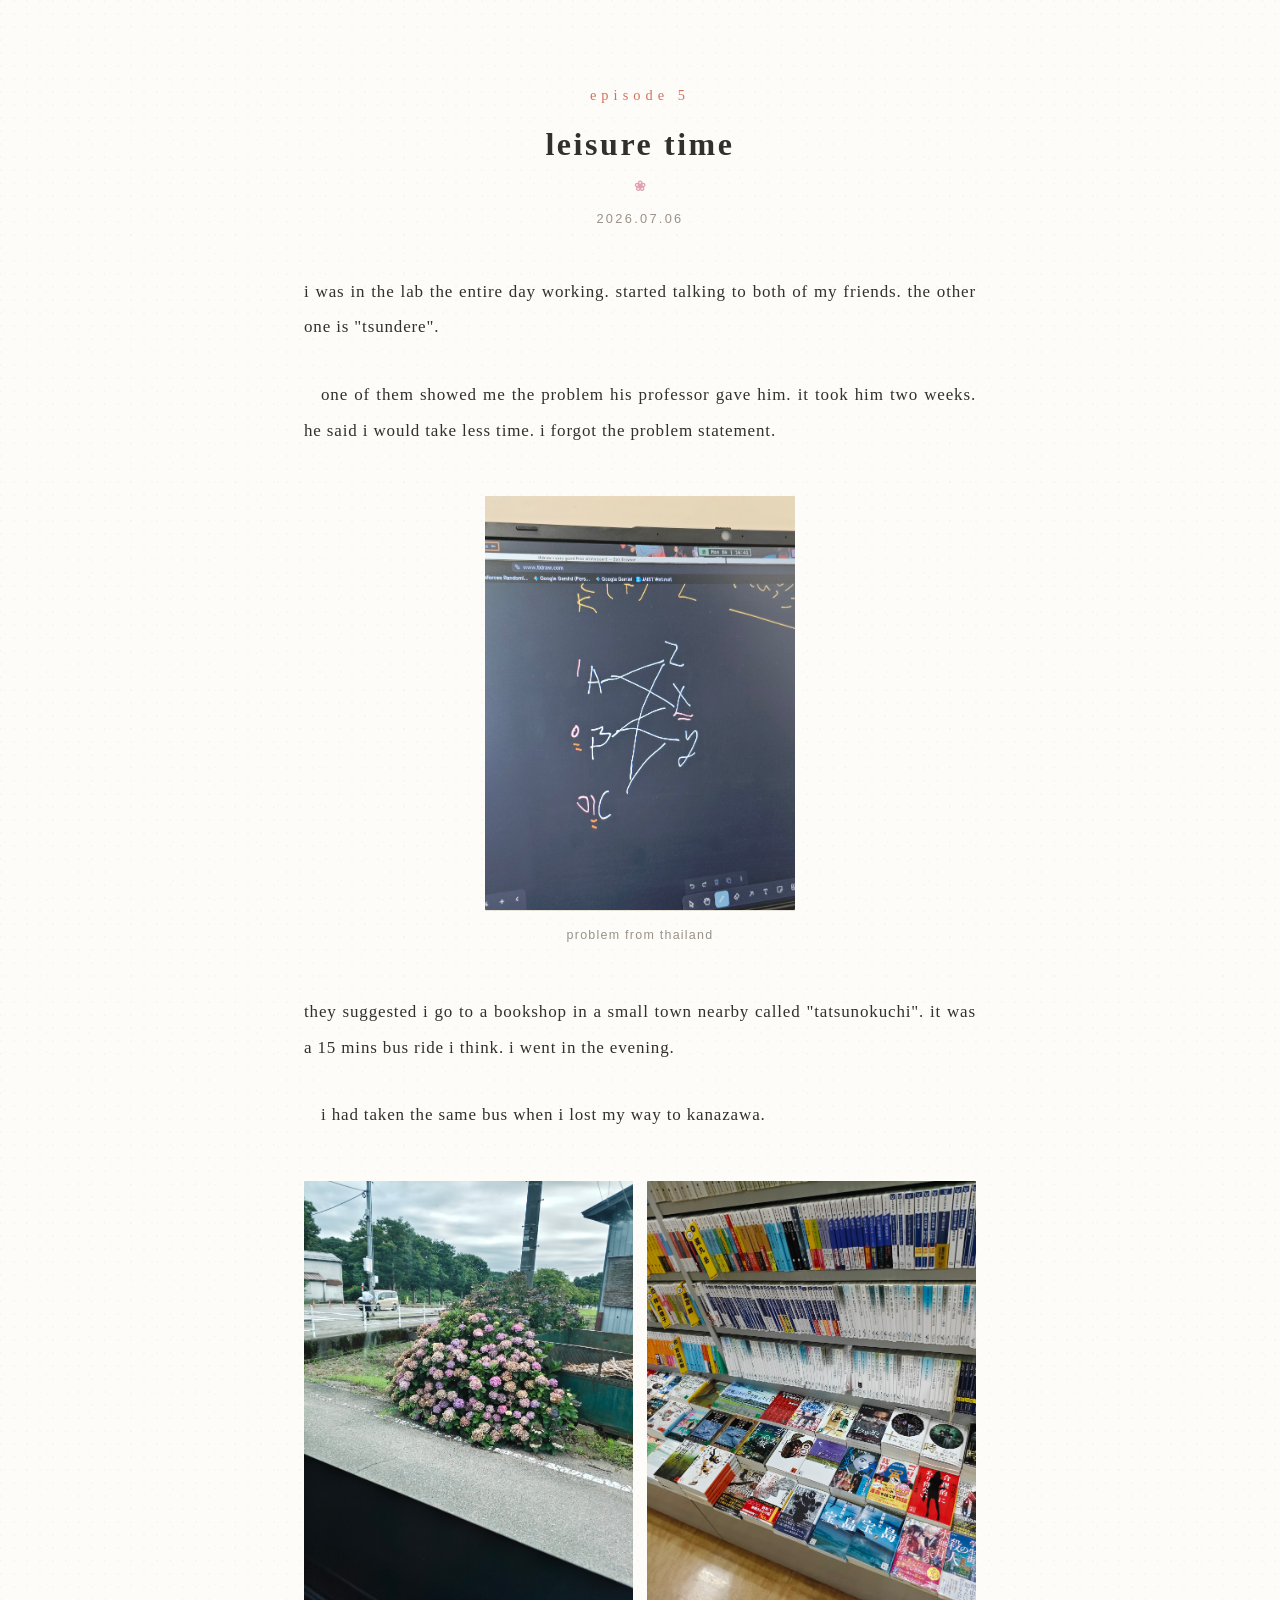
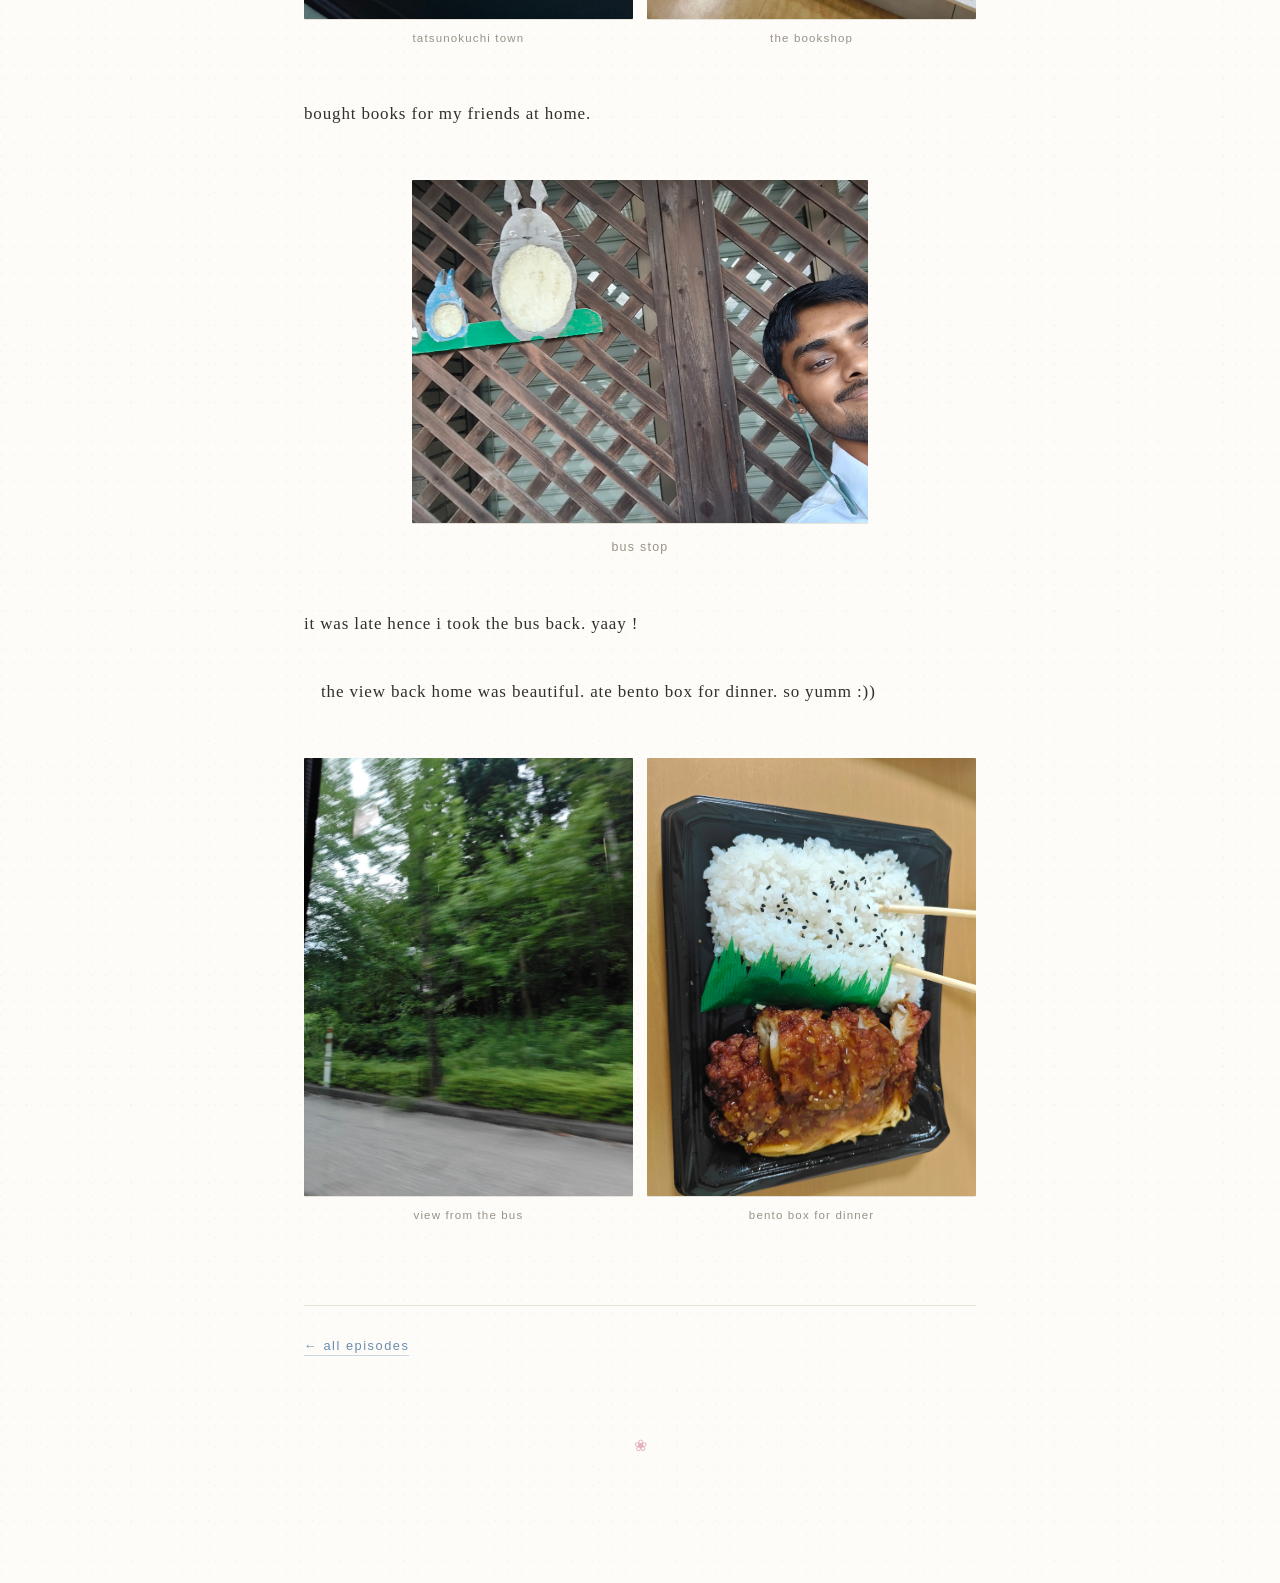
<file: static/windows/blog-japan/ep05.html>
<!doctype html>
<html lang="en">
  <head>
    <meta charset="utf-8" />
    <meta name="viewport" content="width=device-width, initial-scale=1" />
    <title>episode 5 — leisure time | Formally Verifying Japan</title>
    <link rel="stylesheet" href="./css/fakura.css" />
  </head>
  <body>
    <main>
      <p class="kicker">episode 5</p>
      <h1>leisure time</h1>
      <time datetime="2026-07-06">2026.07.06</time>

      <p>
        i was in the lab the entire day working. started talking to both of my
        friends. the other one is "tsundere".
      </p>

      <p>
        one of them showed me the problem his professor gave him. it took him
        two weeks. he said i would take less time. i forgot the problem
        statement.
      </p>
      <figure>
        <img
          src="./images/ep05/problem_01.jpg"
          alt="problem from thailand"
          width="1550"
          height="2066"
          loading="lazy"
          decoding="async"
        />
        <figcaption>problem from thailand</figcaption>
      </figure>

      <p>
        they suggested i go to a bookshop in a small town nearby called
        "tatsunokuchi". it was a 15 mins bus ride i think. i went in the evening.
      </p>

      <p>i had taken the same bus when i lost my way to kanazawa.</p>

      <div class="photo-row">
        <figure>
          <img
            src="./images/ep05/flowers_02.jpg"
            alt="tatsunokuchi town"
            width="1550"
            height="2066"
            loading="lazy"
            decoding="async"
          />
          <figcaption>tatsunokuchi town</figcaption>
        </figure>
        <figure>
          <img
            src="./images/ep05/shop_03.jpg"
            alt="the bookshop"
            width="1550"
            height="2066"
            loading="lazy"
            decoding="async"
          />
          <figcaption>the bookshop</figcaption>
        </figure>
      </div>

      <p>bought books for my friends at home.</p>

      <figure>
        <img
          src="./images/ep05/stop.jpg"
          alt="bus stop"
          width="1550"
          height="2066"
          loading="lazy"
          decoding="async"
        />
        <figcaption>bus stop</figcaption>
      </figure>

      <p>it was late hence i took the bus back. yaay !</p>

      <p>
        the view back home was beautiful. ate bento box for dinner. so yumm :))
      </p>

      <div class="photo-row">
        <figure>
          <img
            src="./images/ep05/home_05.jpg"
            alt="view from the bus"
            width="1550"
            height="2066"
            loading="lazy"
            decoding="async"
          />
          <figcaption>view from the bus</figcaption>
        </figure>
        <figure>
          <img
            src="./images/ep05/bento_06.jpg"
            alt="bento box for dinner"
            width="1550"
            height="2066"
            loading="lazy"
            decoding="async"
          />
          <figcaption>bento box for dinner</figcaption>
        </figure>
      </div>

      <nav class="episode-nav">
        <a class="prev" href="./index.html">← all episodes</a>
      </nav>
    </main>
  </body>
</html>
</file>
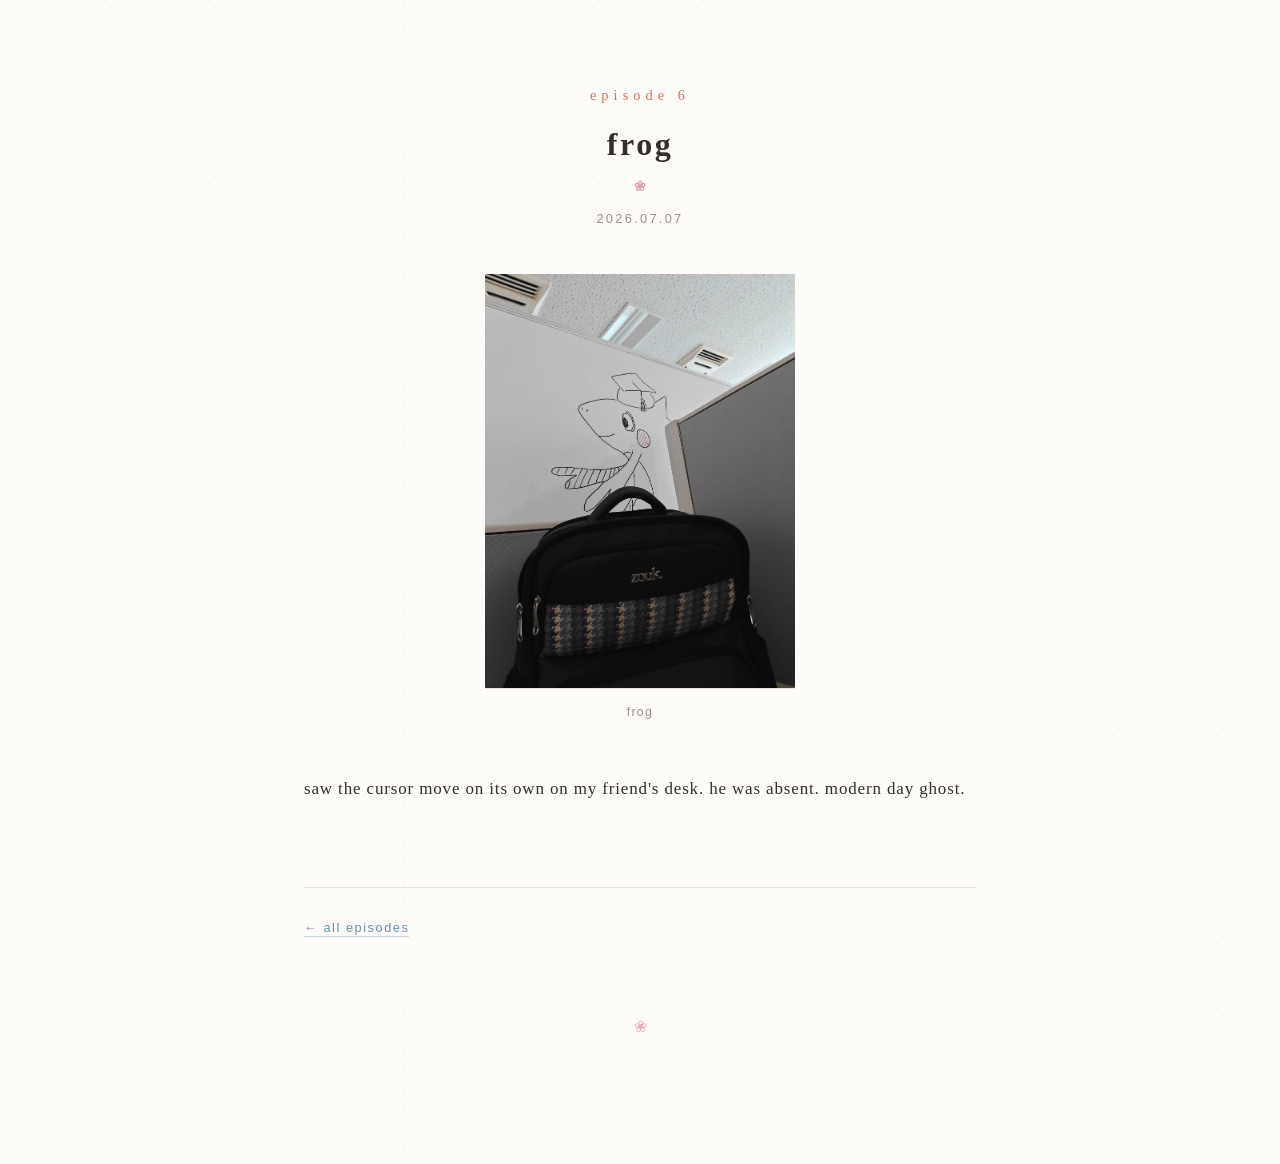
<file: static/windows/blog-japan/ep06.html>
<!doctype html>
<html lang="en">
  <head>
    <meta charset="utf-8" />
    <meta name="viewport" content="width=device-width, initial-scale=1" />
    <title>episode 6 — frog | Formally Verifying Japan</title>
    <link rel="stylesheet" href="./css/fakura.css" />
  </head>
  <body>
    <main>
      <p class="kicker">episode 6</p>
      <h1>frog</h1>
      <time datetime="2026-07-07">2026.07.07</time>

      <figure>
        <img
          src="./images/ep06/frog_01.jpg"
          alt="frog"
          width="1550"
          height="2066"
          loading="lazy"
          decoding="async"
        />
        <figcaption>frog</figcaption>
      </figure>

      <p>
        saw the cursor move on its own on my friend's desk. he was absent.
        modern day ghost.
      </p>

      <nav class="episode-nav">
        <a class="prev" href="./index.html">← all episodes</a>
      </nav>
    </main>
  </body>
</html>
</file>
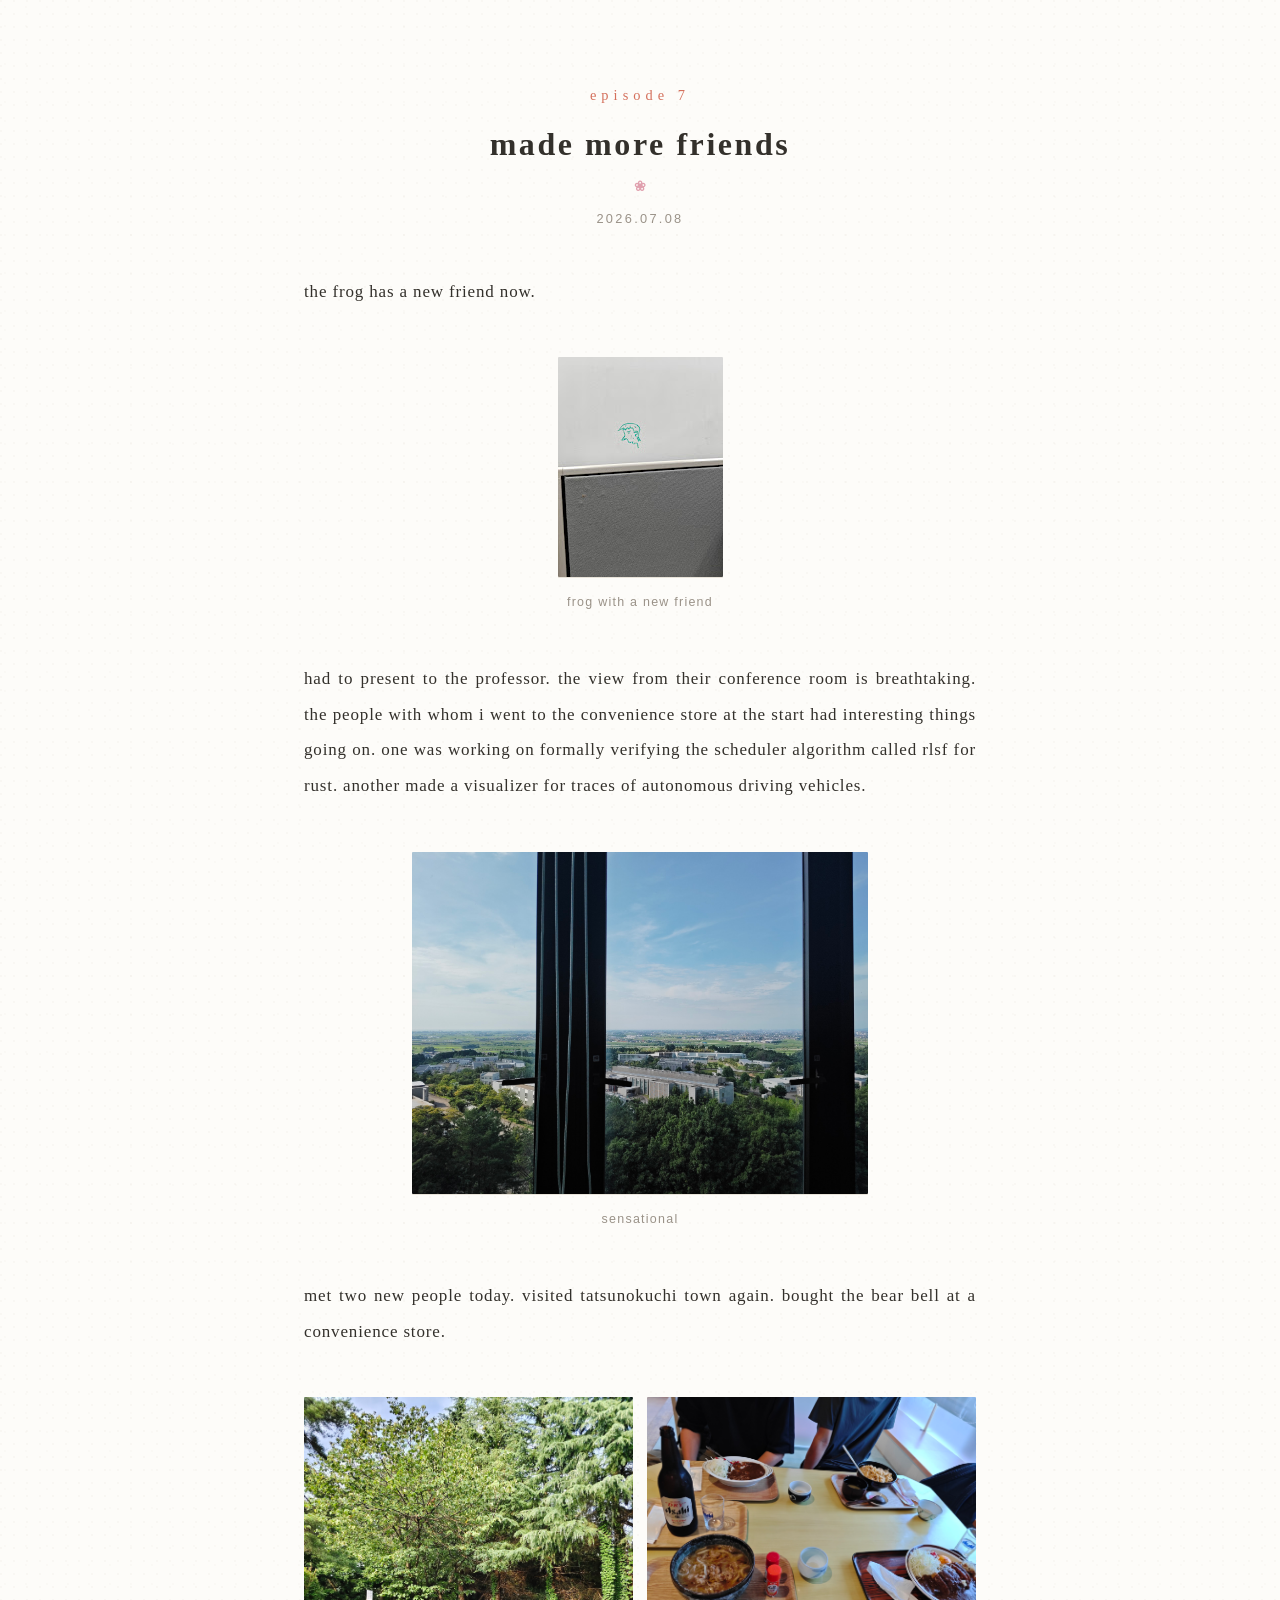
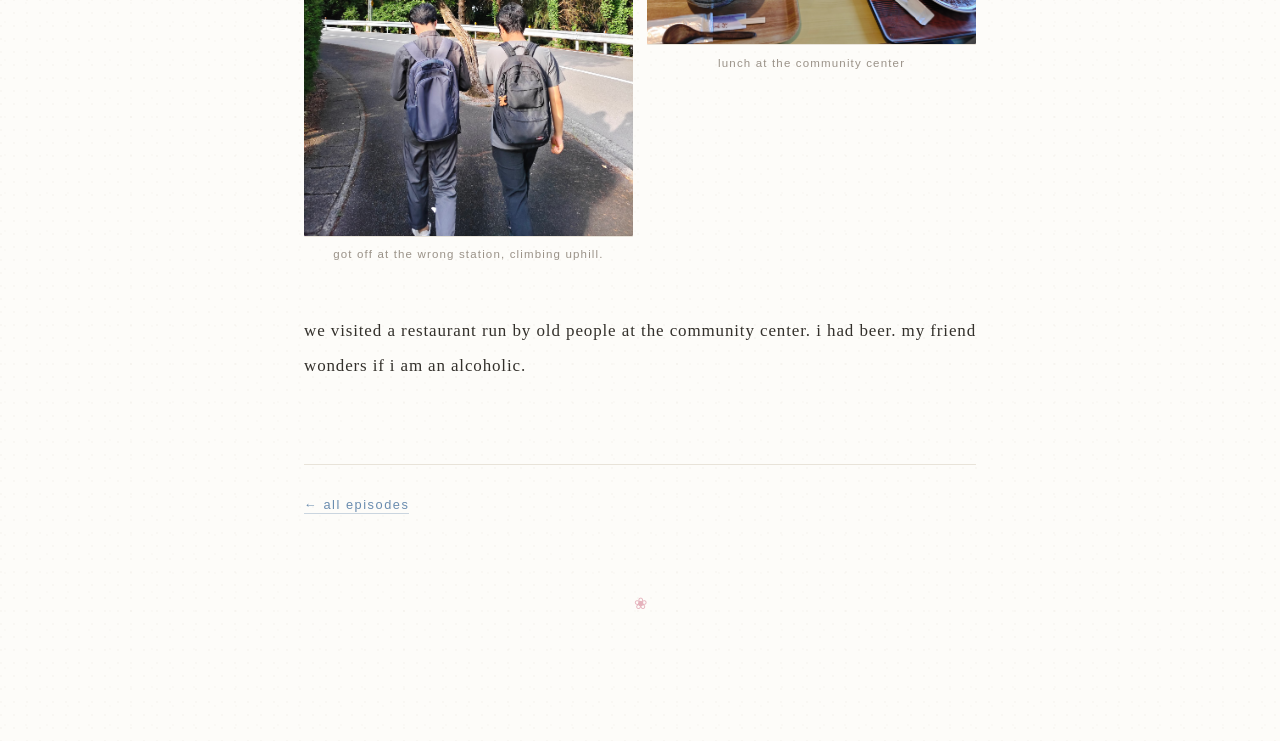
<file: static/windows/blog-japan/ep07.html>
<!doctype html>
<html lang="en">
  <head>
    <meta charset="utf-8" />
    <meta name="viewport" content="width=device-width, initial-scale=1" />
    <title>episode 7 — made more friends | Formally Verifying Japan</title>
    <link rel="stylesheet" href="./css/fakura.css" />
  </head>
  <body>
    <main>
      <p class="kicker">episode 7</p>
      <h1>made more friends</h1>
      <time datetime="2026-07-08">2026.07.08</time>
      <p>the frog has a new friend now.</p>
      <figure>
        <img
          src="./images/ep07/friend_01.jpg"
          alt="frog with a new friend"
          width="1550"
          height="2066"
          loading="lazy"
          decoding="async"
        />
        <figcaption>frog with a new friend</figcaption>
      </figure>
      <p>
        had to present to the professor. the view from their conference room is
        breathtaking. the people with whom i went to the convenience store at the
        start had interesting things going on. one was working on formally
        verifying the scheduler algorithm called rlsf for rust. another made a
        visualizer for traces of autonomous driving vehicles.
      </p>
      <figure>
        <img
          src="./images/ep07/view02.jpg"
          alt="frog with a new friend"
          width="1550"
          height="2066"
          loading="lazy"
          decoding="async"
        />
        <figcaption>sensational</figcaption>
      </figure>
      <p>
        met two new people today. visited tatsunokuchi town again. bought the
        bear bell at a convenience store.
      </p>
      <div class="photo-row">
        <figure>
          <img
            src="./images/ep07/walk03.jpg"
            alt="walk"
            width="1550"
            height="2066"
            loading="lazy"
            decoding="async"
          />
          <figcaption>
            got off at the wrong station, climbing uphill.
          </figcaption>
        </figure>
        <figure>
          <img
            src="./images/ep07/lunch04.jpg"
            alt="frog with a new friend"
            width="1550"
            height="2066"
            loading="lazy"
            decoding="async"
          />
          <figcaption>lunch at the community center</figcaption>
        </figure>
      </div>
      <p>
        we visited a restaurant run by old people at the community center. i had
        beer. my friend wonders if i am an alcoholic.
      </p>
      <nav class="episode-nav">
        <a class="prev" href="./index.html">← all episodes</a>
      </nav>
    </main>
  </body>
</html>
</file>
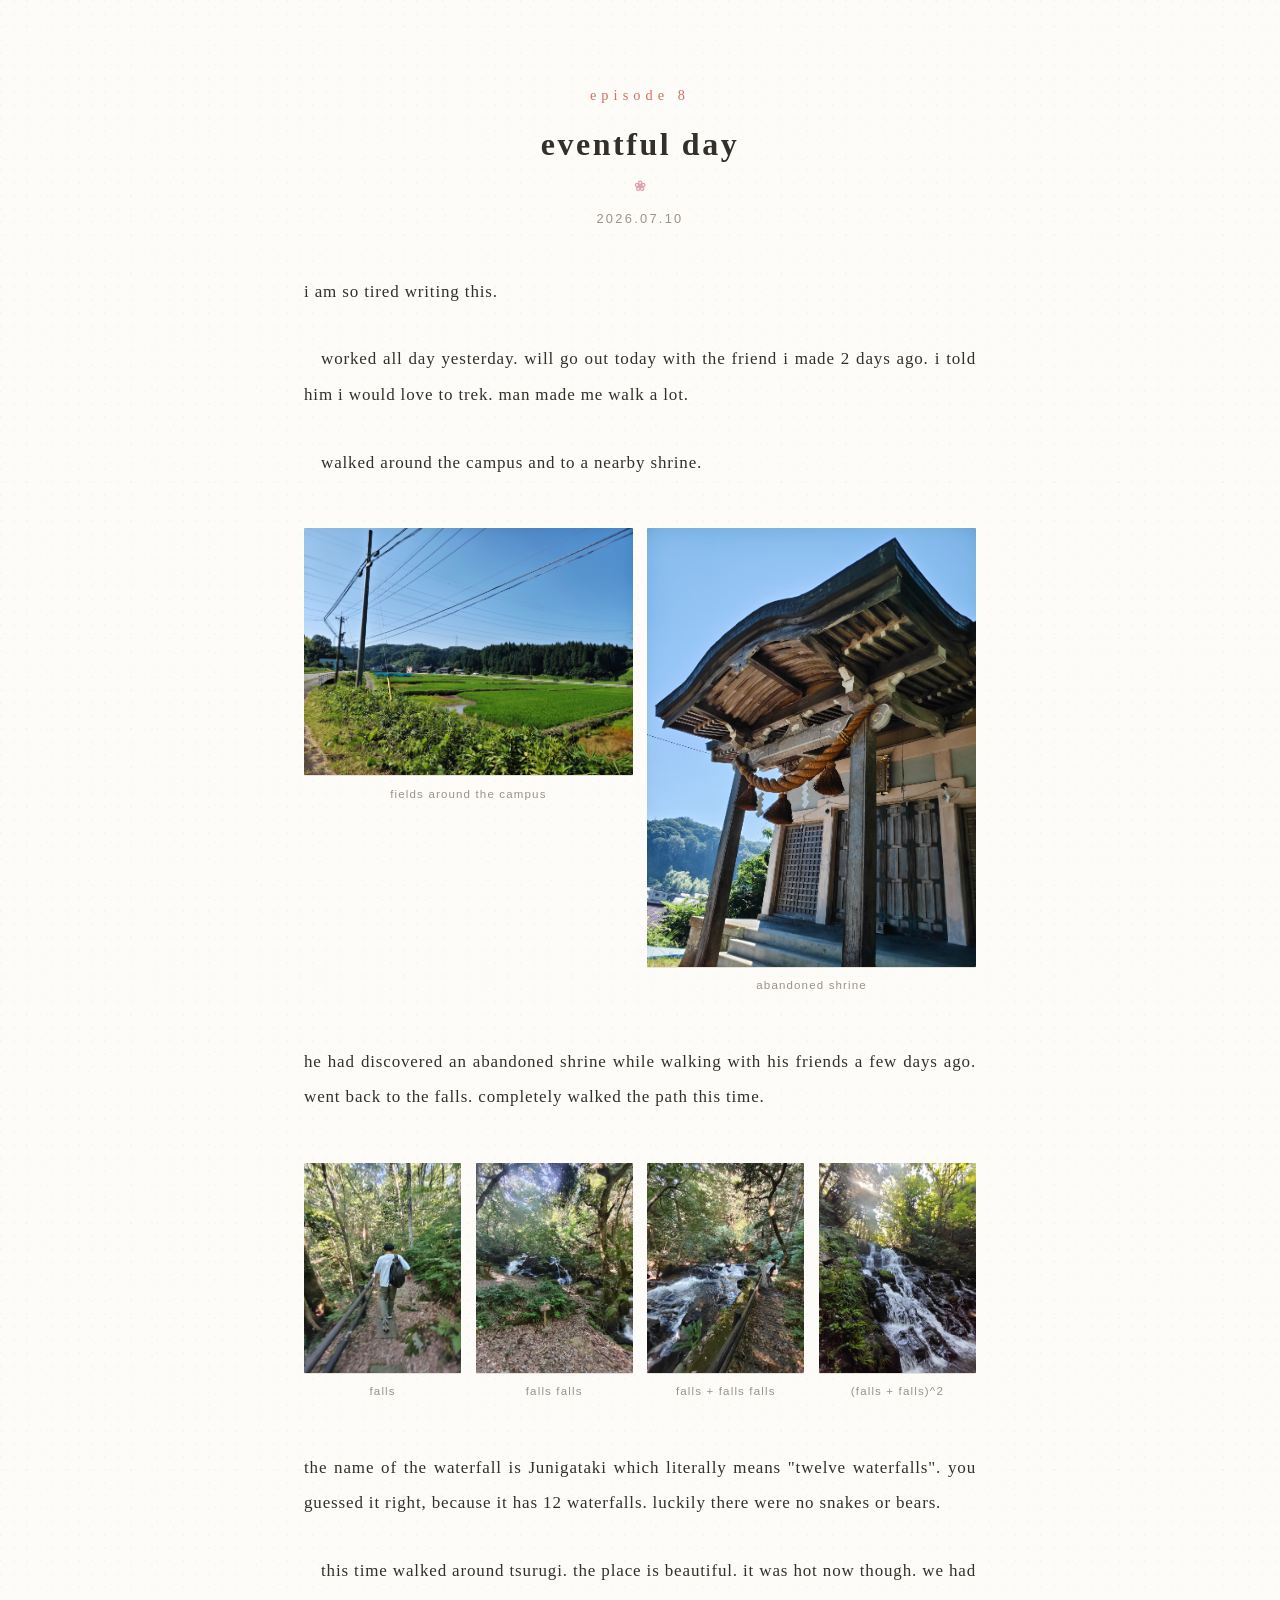
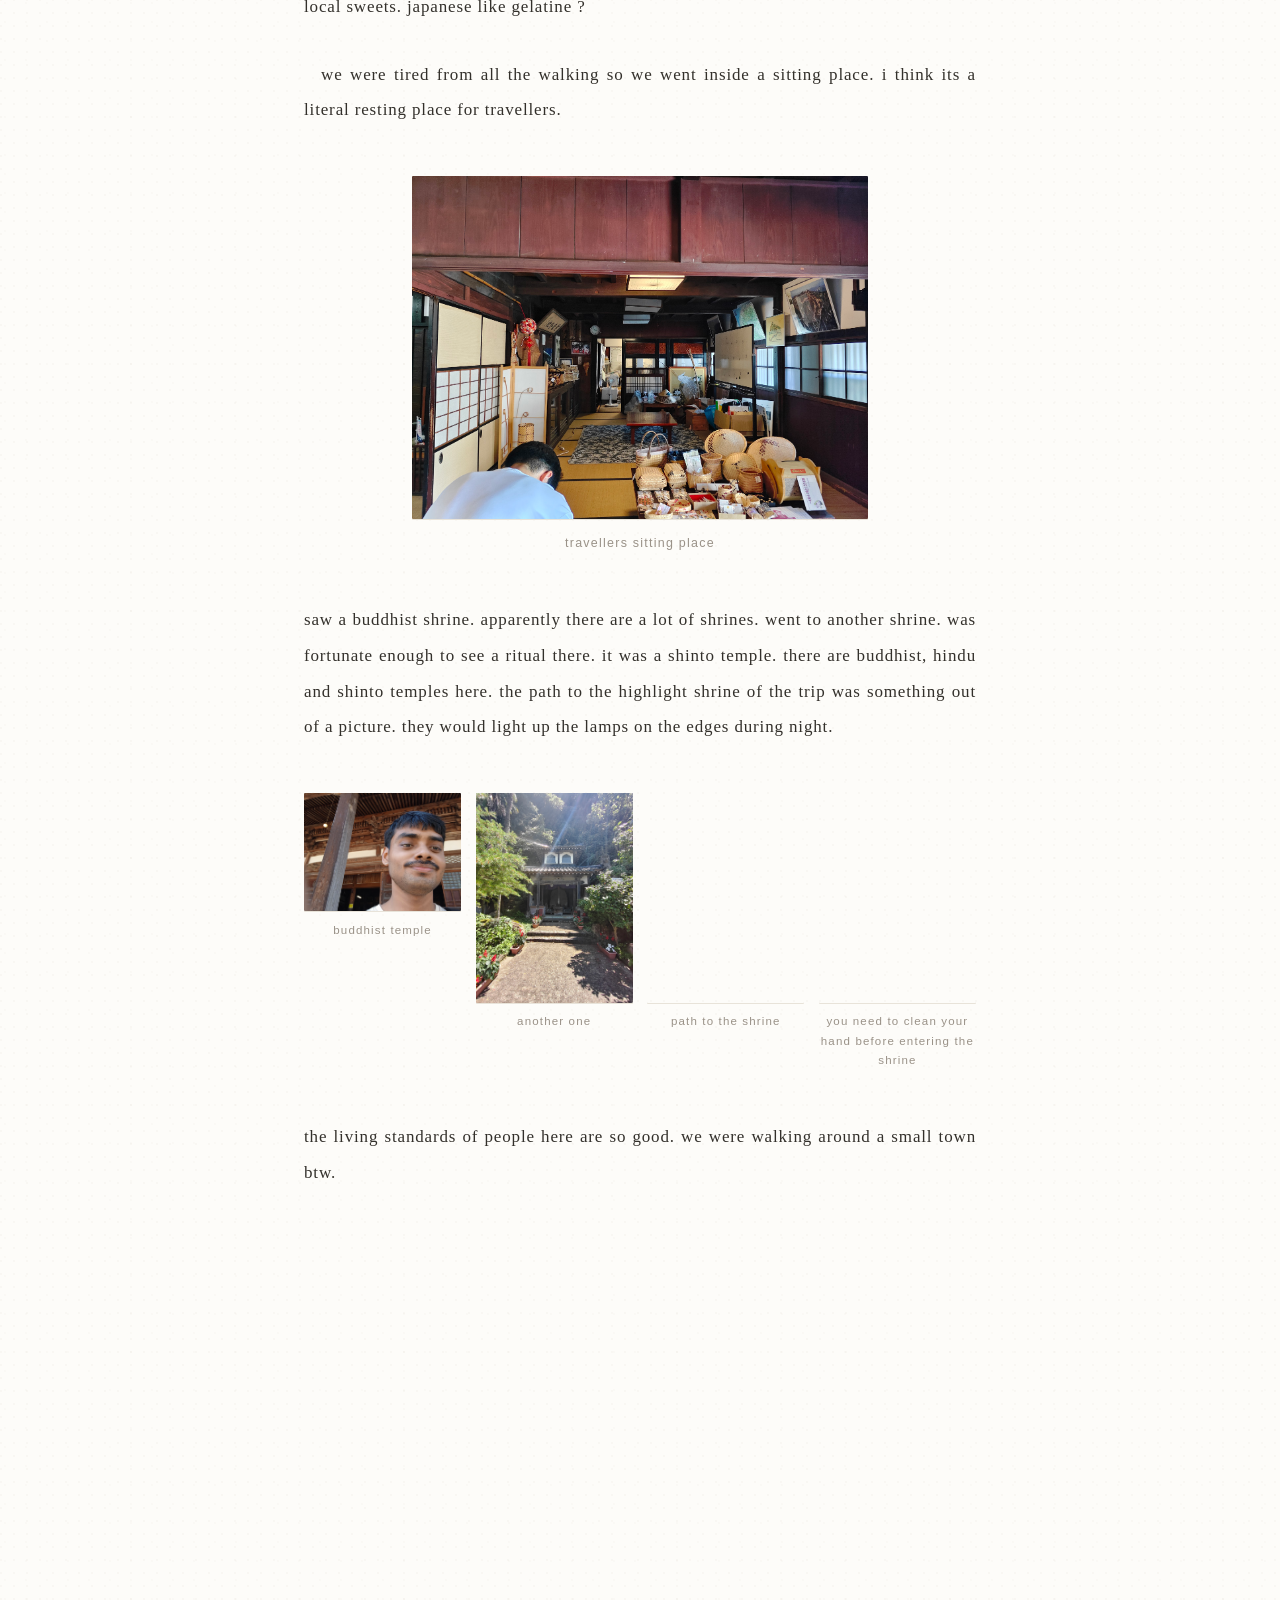
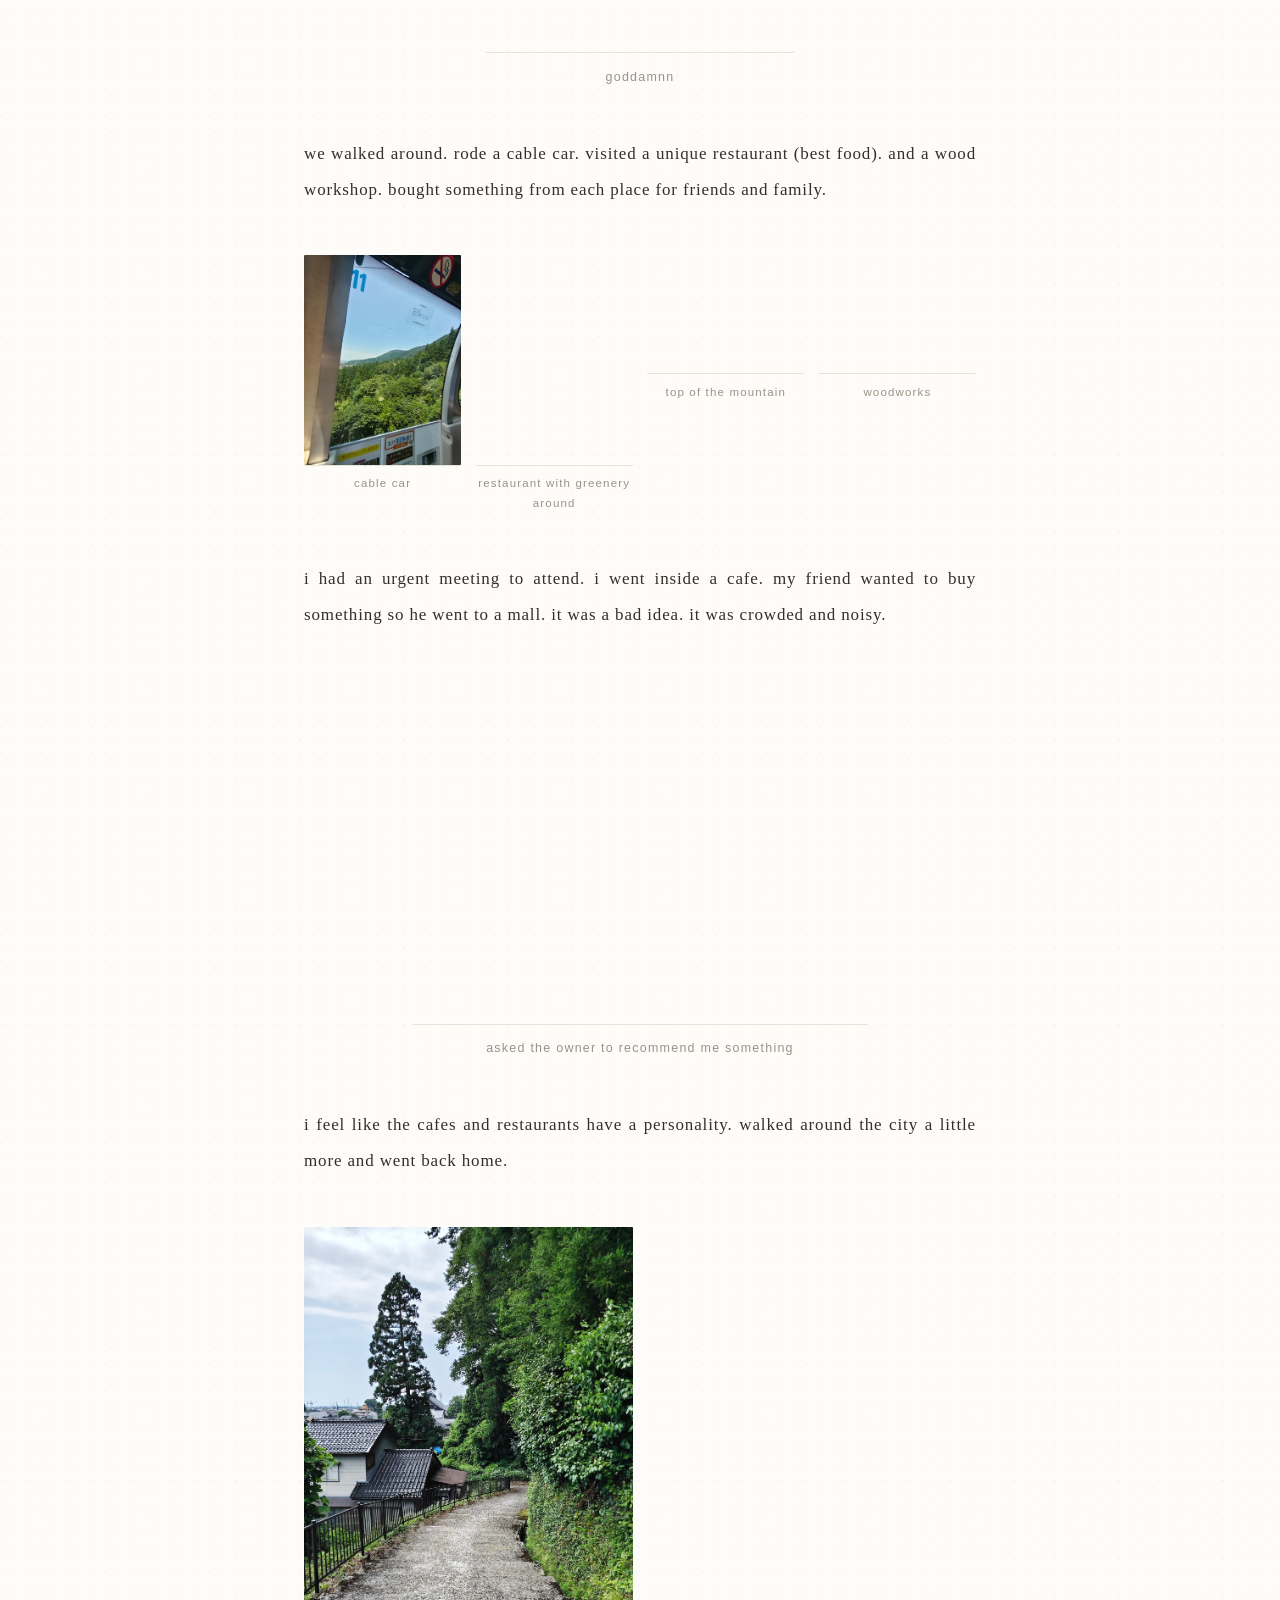
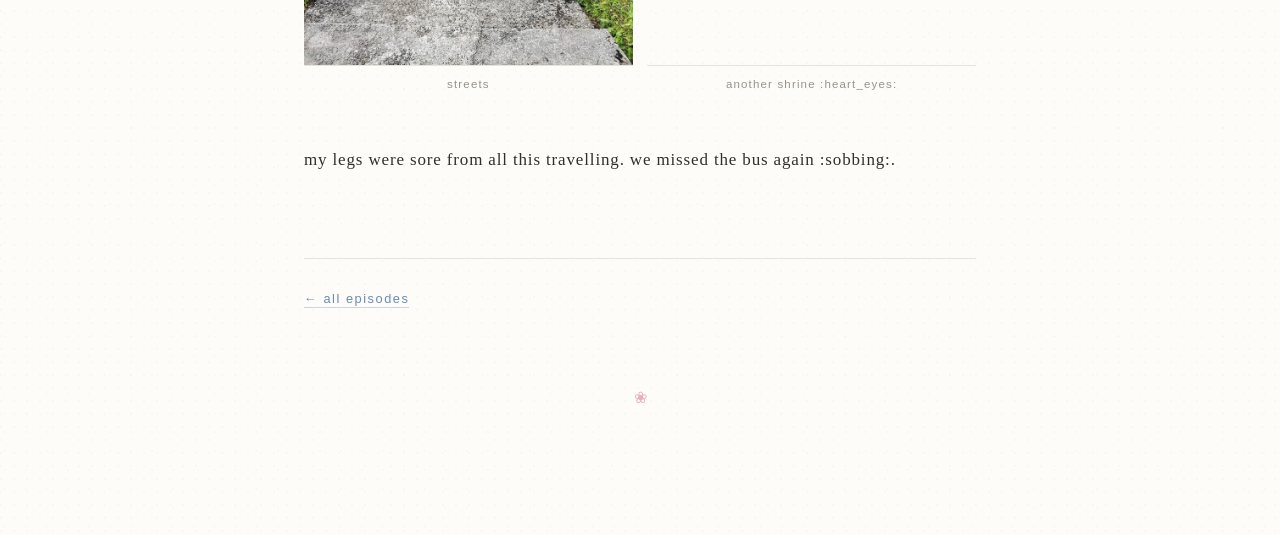
<file: static/windows/blog-japan/ep08.html>
<!doctype html>
<html lang="en">
  <head>
    <meta charset="utf-8" />
    <meta name="viewport" content="width=device-width, initial-scale=1" />
    <title>episode 8 — eventful day | Formally Verifying Japan</title>
    <link rel="stylesheet" href="./css/fakura.css" />
  </head>
  <body>
    <main>
      <p class="kicker">episode 8</p>
      <h1>eventful day</h1>
      <time datetime="2026-07-10">2026.07.10</time>
      <p>i am so tired writing this.</p>
      <p>
        worked all day yesterday. will go out today with the friend i made 2
        days ago. i told him i would love to trek. man made me walk a lot.
      </p>

      <p>walked around the campus and to a nearby shrine.</p>
      <div class="photo-row">
        <figure>
          <img
            src="./images/ep08/fields01.jpg"
            alt="fields"
            width="1550"
            height="2066"
            loading="lazy"
            decoding="async"
          />
          <figcaption>fields around the campus</figcaption>
        </figure>

        <figure>
          <img
            src="./images/ep08/shrine_02.jpg"
            alt="fields"
            width="1550"
            height="2066"
            loading="lazy"
            decoding="async"
          />
          <figcaption>abandoned shrine</figcaption>
        </figure>
      </div>
      <p>
        he had discovered an abandoned shrine while walking with his friends a few
        days ago. went back to the falls. completely walked the path this time.
      </p>
      <div class="photo-row">
        <figure>
          <img
            src="./images/ep08/falls_03.jpg"
            alt="fall_1"
            width="1550"
            height="2066"
            loading="lazy"
            decoding="async"
          />
          <figcaption>falls</figcaption>
        </figure>
        <figure>
          <img
            src="./images/ep08/falls_04.jpg"
            alt="fall_2"
            width="1550"
            height="2066"
            loading="lazy"
            decoding="async"
          />
          <figcaption>falls falls</figcaption>
        </figure>
        <figure>
          <img
            src="./images/ep08/falls_05.jpg"
            alt="fall_2"
            width="1550"
            height="2066"
            loading="lazy"
            decoding="async"
          />
          <figcaption>falls + falls falls</figcaption>
        </figure>
        <figure>
          <img
            src="./images/ep08/falls_06.jpg"
            alt="fall_2"
            width="1550"
            height="2066"
            loading="lazy"
            decoding="async"
          />
          <figcaption>(falls + falls)^2</figcaption>
        </figure>
      </div>

      <p>
        the name of the waterfall is Junigataki which literally means "twelve
        waterfalls". you guessed it right, because it has 12 waterfalls. luckily
        there were no snakes or bears.
      </p>

      <p>
        this time walked around tsurugi. the place is beautiful. it was hot now
        though. we had local sweets. japanese like gelatine ?
      </p>
      <p>
        we were tired from all the walking so we went inside a sitting place. i
        think its a literal resting place for travellers.
      </p>
      <figure>
        <img
          src="./images/ep08/sit_09.jpg"
          alt="fall_2"
          width="1550"
          height="2066"
          loading="lazy"
          decoding="async"
        />
        <figcaption>travellers sitting place</figcaption>
      </figure>
      <p>
        saw a buddhist shrine. apparently there are a lot of shrines. went to
        another shrine. was fortunate enough to see a ritual there. it was a
        shinto temple. there are buddhist, hindu and shinto temples here. the
        path to the highlight shrine of the trip was something out of a picture.
        they would light up the lamps on the edges during night.
      </p>
      <div class="photo-row">
        <figure>
          <img
            src="./images/ep08/shrine_07.jpg"
            alt="shrine 1"
            width="1550"
            height="2066"
            loading="lazy"
            decoding="async"
          />
          <figcaption>buddhist temple</figcaption>
        </figure>
        <figure>
          <img
            src="./images/ep08/shrine_10.jpg"
            alt="shrine 2"
            width="1550"
            height="2066"
            loading="lazy"
            decoding="async"
          />
          <figcaption>another one</figcaption>
        </figure>
        <figure>
          <img
            src="./images/ep08/path_12.jpg"
            alt="shrine 2"
            width="1550"
            height="2066"
            loading="lazy"
            decoding="async"
          />
          <figcaption>path to the shrine</figcaption>
        </figure>
        <figure>
          <img
            src="./images/ep08/wash_13.jpg"
            alt="shrine 2"
            width="1550"
            height="2066"
            loading="lazy"
            decoding="async"
          />
          <figcaption>
            you need to clean your hand before entering the shrine
          </figcaption>
        </figure>
      </div>
      <p>
        the living standards of people here are so good. we were walking around a
        small town btw.
      </p>
      <figure>
        <img
          src="./images/ep08/car_10.jpg"
          alt="car"
          width="1550"
          height="2066"
          loading="lazy"
          decoding="async"
        />
        <figcaption>goddamnn</figcaption>
      </figure>
      <p>
        we walked around. rode a cable car. visited a unique restaurant (best
        food). and a wood workshop. bought something from each place for friends
        and family.
      </p>
      <div class="photo-row">
        <figure>
          <img
            src="./images/ep08/cable_car_14.jpg"
            alt="cable car"
            width="1550"
            height="2066"
            loading="lazy"
            decoding="async"
          />
          <figcaption>cable car</figcaption>
        </figure>
        <figure>
          <img
            src="./images/ep08/restaurant_17.jpg"
            alt="restro"
            width="1550"
            height="2066"
            loading="lazy"
            decoding="async"
          />
          <figcaption>restaurant with greenery around</figcaption>
        </figure>
        <figure>
          <img
            src="./images/ep08/hilltop_15.jpg"
            alt="shrine 2"
            width="1550"
            height="2066"
            loading="lazy"
            decoding="async"
          />
          <figcaption>top of the mountain</figcaption>
        </figure>
        <figure>
          <img
            src="./images/ep08/workshop_16.jpg"
            alt="workshop"
            width="1550"
            height="2066"
            loading="lazy"
            decoding="async"
          />
          <figcaption>woodworks</figcaption>
        </figure>
      </div>

      <p>
        i had an urgent meeting to attend. i went inside a cafe. my friend
        wanted to buy something so he went to a mall. it was a bad idea. it was
        crowded and noisy.
      </p>

      <figure>
        <img
          src="./images/ep08/au_19.jpg"
          alt="workshop"
          width="1550"
          height="2066"
          loading="lazy"
          decoding="async"
        />
        <figcaption>asked the owner to recommend me something</figcaption>
      </figure>

      <p>
        i feel like the cafes and restaurants have a personality. walked around
        the city a little more and went back home.
      </p>
      <div class="photo-row">
        <figure>
          <img
            src="./images/ep08/walk_18.jpg"
            alt="workshop"
            width="1550"
            height="2066"
            loading="lazy"
            decoding="async"
          />
          <figcaption>streets</figcaption>
        </figure>
        <figure>
          <img
            src="./images/ep08/shrine_20.jpg"
            alt="workshop"
            width="1550"
            height="2066"
            loading="lazy"
            decoding="async"
          />
          <figcaption>another shrine :heart_eyes:</figcaption>
        </figure>
      </div>
      <p>
        my legs were sore from all this travelling. we missed the bus again
        :sobbing:.
      </p>
      <nav class="episode-nav">
        <a class="prev" href="./index.html">← all episodes</a>
      </nav>
    </main>
  </body>
</html>
</file>
<file: static/windows/blog-japan/css/fakura.css>
/* ==========================================================================
   fakura.css — 桜 — a Japanese-style blog template
   Washi paper, sumi ink, mincho typography.
   Pure CSS, no webfonts, no external requests.
   ========================================================================== */

:root {
  /* Paper & ink — a pale, airy palette. shironeri is a near-white with the
     faintest warmth, so the page reads as paper rather than screen-white. */
  --washi: #fdfcf9; /* shironeri — near-white paper */
  --washi-deep: #f4f1ea; /* shaded paper, used for fills */
  --sumi: #33302b; /* ink, softened off-black */
  --sumi-light: #5f584f; /* diluted ink, secondary text */
  --usuzumi: #9a9288; /* usuzumi — pale ink, metadata */

  /* Accent pigments, kept light and desaturated to suit the pale ground */
  --sakura: #e0a0ae; /* cherry blossom */
  --shu: #d4705c; /* soft vermillion, the seal red */
  --ai: #6a8caf; /* pale indigo, used for links */
  --matcha: #a3b083; /* soft green */

  --rule: #e8e3d9; /* hairline borders */
  --code-bg: #f5f2eb;

  /* Type ------------------------------------------------------------------
     Mincho (serif) carries the body — this is what long-form JP writing
     looks like in print. Gothic (sans) is reserved for UI furniture. */
  --mincho: "Hiragino Mincho ProN", "Yu Mincho", YuMincho, "Noto Serif JP",
    "Source Han Serif JP", "MS PMincho", "Songti SC", serif;
  --gothic: -apple-system, BlinkMacSystemFont, "Hiragino Kaku Gothic ProN",
    "Hiragino Sans", "Yu Gothic", YuGothic, "Noto Sans JP", Meiryo, sans-serif;

  --measure: 42rem; /* reading column */
}

/* Always light — paper has no dark mode. This also keeps scrollbars and form
   controls light for readers whose OS is set to dark. */
:root {
  color-scheme: light;
}

/* --------------------------------------------------------------------------
   Core
   -------------------------------------------------------------------------- */

body {
  font-family: var(--mincho);
  background-color: var(--washi);
  color: var(--sumi);
  margin: 0;
  padding: 5rem 1.5rem 8rem;

  /* palt tightens Japanese punctuation; the tracking opens the line up */
  font-feature-settings: "palt" 1;
  -webkit-font-smoothing: antialiased;
  text-align: left;

  /* Faint washi fibre — two offset dot grids, no image needed */
  background-image: radial-gradient(
      circle at 1px 1px,
      rgba(140, 120, 85, 0.035) 1px,
      transparent 0
    ),
    radial-gradient(
      circle at 5px 7px,
      rgba(140, 120, 85, 0.022) 1px,
      transparent 0
    );
  background-size: 13px 13px, 21px 19px;
}

main,
.blog-container {
  max-width: var(--measure);
  margin: 0 auto;
}

/* --------------------------------------------------------------------------
   Headings — 見出し
   Mincho, restrained weight. Japanese type gets its authority from spacing,
   not from bolding, so we lean on airspace and hairlines instead.
   -------------------------------------------------------------------------- */

h1,
h2,
h3,
h4 {
  font-family: var(--mincho);
  font-weight: 600;
  line-height: 1.5;
  letter-spacing: 0.04em;
  color: var(--sumi);
  margin: 3.5em 0 1em;
}

h1 {
  font-size: 2rem;
  margin: 0 0 0.4em;
  letter-spacing: 0.08em;
  text-align: center;
}

/* 桜 — a blossom rule beneath the title */
h1::after {
  content: "❀";
  display: block;
  margin: 0.7em auto 0;
  font-size: 0.85rem;
  color: var(--sakura);
  letter-spacing: 0;
}

h2 {
  font-size: 1.4rem;
  padding-left: 0.75em;
  border-left: 3px solid var(--shu); /* the vertical tick of a JP section head */
}

h3 {
  font-size: 1.15rem;
  color: var(--sumi-light);
}

h4 {
  font-size: 1rem;
  color: var(--usuzumi);
  letter-spacing: 0.1em;
}

/* --------------------------------------------------------------------------
   Body text — 本文
   Wide leading is the single most important rule for mixed JP/EN text.
   -------------------------------------------------------------------------- */

p {
  font-size: 1.0625rem;
  line-height: 2.1;
  letter-spacing: 0.05em;
  margin: 0 0 2rem;
  text-align: justify;
  word-break: normal;
  overflow-wrap: anywhere;
  line-break: strict; /* keeps 、。 off line starts */
}

/* Traditional one-character indent for continuing paragraphs */
p + p {
  text-indent: 1em;
}

strong,
b {
  font-weight: 600;
  /* 傍点 — the JP emphasis convention: dots above, not bold */
  text-emphasis: filled dot var(--shu);
  -webkit-text-emphasis: filled dot var(--shu);
  text-emphasis-position: over right;
  -webkit-text-emphasis-position: over right;
}

em,
i {
  font-style: normal;
  color: var(--shu);
}

/* --------------------------------------------------------------------------
   Links —
   -------------------------------------------------------------------------- */

a {
  color: var(--ai);
  text-decoration: none;
  border-bottom: 1px solid color-mix(in srgb, var(--ai) 35%, transparent);
  padding-bottom: 0.1em;
  transition: color 0.2s ease, border-color 0.2s ease;
}

a:hover {
  color: var(--sakura);
  border-bottom-color: var(--sakura);
}

/* --------------------------------------------------------------------------
   Ruby — ふりがな
   <ruby>桜<rt>さくら</rt></ruby>
   -------------------------------------------------------------------------- */

ruby {
  ruby-align: center;
}

rt {
  font-family: var(--gothic);
  font-size: 0.5em;
  color: var(--usuzumi);
  letter-spacing: 0.02em;
  font-weight: 400;
}

/* --------------------------------------------------------------------------
   Metadata — 日付・タグ
   -------------------------------------------------------------------------- */

small,
time,
.meta {
  display: block;
  font-family: var(--gothic);
  color: var(--usuzumi);
  font-size: 0.8rem;
  letter-spacing: 0.18em;
  text-align: center;
  margin-bottom: 3rem;
}

.tag {
  display: inline-block;
  font-family: var(--gothic);
  font-size: 0.72rem;
  letter-spacing: 0.12em;
  color: var(--sumi-light);
  background: var(--washi-deep);
  border: 1px solid var(--rule);
  border-radius: 2px;
  padding: 0.25em 0.7em;
  margin: 0 0.3em 0.4em 0;
}

/* --------------------------------------------------------------------------
   Quotes — 引用
   Framed with 「 」, the way a JP page actually marks quoted speech.
   -------------------------------------------------------------------------- */

blockquote {
  position: relative;
  margin: 3rem 0;
  padding: 0.5rem 2rem;
  color: var(--sumi-light);
  font-style: normal;
}

blockquote::before,
blockquote::after {
  position: absolute;
  font-size: 1.6rem;
  color: var(--sakura);
  line-height: 1;
}

blockquote::before {
  content: "「";
  top: 0;
  left: 0;
}

blockquote::after {
  content: "」";
  bottom: 0;
  right: 0;
}

blockquote p {
  margin-bottom: 0.8rem;
  text-indent: 0;
}

/* Attribution under a blockquote — <cite>the barista</cite> */
blockquote cite {
  display: block;
  margin-top: 0.8rem;
  font-family: var(--gothic);
  font-style: normal;
  font-size: 0.75rem;
  letter-spacing: 0.12em;
  color: var(--usuzumi);
}

blockquote cite::before {
  content: "— ";
}

/* --------------------------------------------------------------------------
   Dialogue
   An exchange between speakers. Each <p> is one spoken line, quoted
   automatically; an optional .speaker labels who is talking.

     <div class="dialogue">
       <p><span class="speaker">her</span>where are you from?</p>
       <p><span class="speaker">me</span>india.</p>
     </div>

   Swap the quote glyphs below to 「 」 if you want the Japanese brackets.
   -------------------------------------------------------------------------- */

.dialogue {
  margin: 2.75rem 0;
  padding-left: 1.3rem;
  border-left: 1px solid var(--rule);
}

.dialogue p {
  margin: 0 0 1rem;
  text-indent: 0;
  text-align: left;
  line-height: 1.95;
  color: var(--sumi-light);
}

.dialogue p:last-child {
  margin-bottom: 0;
}

.dialogue p::before {
  content: "\201C"; /* “ */
  color: var(--sakura);
}

.dialogue p::after {
  content: "\201D"; /* ” */
  color: var(--sakura);
}

.speaker {
  display: block;
  font-family: var(--gothic);
  font-size: 0.72rem;
  letter-spacing: 0.14em;
  color: var(--usuzumi);
  margin-bottom: 0.15em;
}

/* Marks your own lines so the exchange is easy to follow at a glance */
.dialogue p.self {
  color: var(--sumi);
}

/* --------------------------------------------------------------------------
   Dividers — 区切り
   -------------------------------------------------------------------------- */

hr {
  border: 0;
  margin: 4.5rem auto;
  text-align: center;
  overflow: visible;
}

hr::after {
  content: "❁　❁　❁";
  display: block;
  color: var(--sakura);
  font-size: 0.7rem;
  letter-spacing: 0.4em;
  opacity: 0.75;
}

/* --------------------------------------------------------------------------
   Lists — 箇条書き
   -------------------------------------------------------------------------- */

ul,
ol {
  padding-left: 1.4em;
  margin: 0 0 2rem;
  line-height: 2.1;
  letter-spacing: 0.05em;
}

li {
  margin-bottom: 0.6em;
}

ul {
  list-style: none;
  padding-left: 0;
}

ul li {
  padding-left: 1.4em;
  position: relative;
}

ul li::before {
  content: "・";
  position: absolute;
  left: 0;
  color: var(--sakura);
}

/* --------------------------------------------------------------------------
   Media — 写真
   -------------------------------------------------------------------------- */

img {
  display: block;
  margin: 3rem auto;

  /* Photos sit inset from the text column and are capped in height, so a
     portrait phone shot reads as an illustration rather than eating a whole
     screen. Width and height stay auto to preserve the intrinsic ratio. */
  width: auto;
  height: auto;
  max-width: 68%;
  max-height: 46vh;

  border-radius: 1px; /* sharp corners read as print, not app UI */
  box-shadow: 0 1px 0 var(--rule);
}

/* Per-image override: full reading-column width */
.large {
  max-width: 100%;
  max-height: 80vh;
}

/* Break out of the reading column for a landscape hero */
.wide {
  max-width: min(72rem, 100vw - 3rem);
  max-height: none;
  width: 100%;
  margin-left: calc(50% - min(36rem, 50vw - 1.5rem));
  margin-right: auto;
  position: relative;
  left: 0;
  transform: translateX(0);
}

/* Small inline image that sits in the text flow */
.inline-img {
  display: inline-block;
  vertical-align: middle;
  max-height: 1.6em;
  margin: 0 0.2em;
  box-shadow: none;
}

figure {
  margin: 3rem 0;
}

figure img {
  margin: 0 auto;
}

/* --------------------------------------------------------------------------
   Photo rows — 並び
   Two or more images side by side. Children share the width evenly and the
   per-image size caps are lifted, since the row itself does the constraining.

     <div class="photo-row">
       <figure>…</figure>
       <figure>…</figure>
     </div>

   Add .crop to force a single flush baseline when the photos have different
   aspect ratios (they get cropped to fill, not squashed).
   -------------------------------------------------------------------------- */

.photo-row {
  display: flex;
  gap: 0.9rem;
  align-items: flex-start;
  margin: 3rem 0;
}

.photo-row > * {
  flex: 1 1 0;
  min-width: 0; /* lets flex children actually shrink below intrinsic width */
  margin: 0;
}

.photo-row img {
  width: 100%;
  max-width: 100%;
  max-height: none;
  margin: 0;
}

.photo-row figcaption {
  margin-top: 0.6rem;
  font-size: 0.72rem;
}

/* Equal-height variant — crops rather than letterboxes */
.photo-row.crop img {
  height: 17rem;
  object-fit: cover;
  object-position: center;
}

/* Give one image more room than its neighbour */
.photo-row .wider {
  flex-grow: 1.7;
}

@media (max-width: 640px) {
  .photo-row {
    flex-direction: column;
    gap: 1.5rem;
  }
  .photo-row.crop img {
    height: auto;
  }
}

figcaption {
  font-family: var(--gothic);
  font-size: 0.78rem;
  color: var(--usuzumi);
  letter-spacing: 0.1em;
  text-align: center;
  margin-top: 0.9rem;
  line-height: 1.7;
}

/* --------------------------------------------------------------------------
   Code —
   Gothic here: monospace + mincho never sits well together.
   -------------------------------------------------------------------------- */

pre {
  background: var(--code-bg);
  padding: 1.3rem 1.4rem;
  border-radius: 2px;
  overflow-x: auto;
  font-size: 0.86rem;
  line-height: 1.75;
  border: 1px solid var(--rule);
  letter-spacing: 0;
  margin: 2.5rem 0;
}

code {
  font-family: "SF Mono", Menlo, Consolas, "Noto Sans Mono CJK JP", monospace;
  font-size: 0.88em;
  background: var(--code-bg);
  padding: 0.15em 0.4em;
  border-radius: 2px;
  letter-spacing: 0;
}

pre code {
  background: none;
  padding: 0;
}

/* --------------------------------------------------------------------------
   Tables — 表
   -------------------------------------------------------------------------- */

table {
  width: 100%;
  border-collapse: collapse;
  font-family: var(--gothic);
  font-size: 0.9rem;
  margin: 2.5rem 0;
}

th,
td {
  padding: 0.7em 0.8em;
  border-bottom: 1px solid var(--rule);
  text-align: left;
}

th {
  font-weight: 600;
  color: var(--sumi-light);
  letter-spacing: 0.1em;
  border-bottom: 2px solid var(--sumi-light);
}

/* --------------------------------------------------------------------------
   Optional utilities
   -------------------------------------------------------------------------- */

/* 縦書き — vertical writing, right to left. Wrap a section in .tategaki. */
.tategaki {
  writing-mode: vertical-rl;
  text-orientation: mixed;
  height: 30rem;
  overflow-x: auto;
  overflow-y: hidden;
  line-height: 2;
  letter-spacing: 0.08em;
  margin: 3rem 0;
  padding: 1rem 0;
}

.tategaki p {
  text-align: start;
  margin: 0 0 0 2rem;
  text-indent: 1em;
}

/* 落款 — the red seal, bottom-right sign-off */
.hanko {
  display: block;
  width: 3rem;
  height: 3rem;
  margin: 4rem 0 0 auto;
  border: 2px solid var(--shu);
  border-radius: 3px;
  color: var(--shu);
  font-family: var(--mincho);
  font-size: 0.95rem;
  line-height: 1.15;
  letter-spacing: 0;
  text-align: center;
  padding: 0.35rem;
  box-sizing: border-box;
  writing-mode: vertical-rl;
  opacity: 0.85;
}

/* Lead paragraph — 前書き */
.lead {
  font-size: 1.15rem;
  line-height: 2;
  color: var(--sumi-light);
  text-indent: 0;
  text-align: center;
}

/* --------------------------------------------------------------------------
   Series index — 目次
   The episode list on index.html. Rows are hairline-separated, with the
   episode number set in mincho as a kicker.
   -------------------------------------------------------------------------- */

.kicker {
  text-align: center;
  color: var(--shu);
  font-size: 0.9rem;
  letter-spacing: 0.35em;
  text-indent: 0;
  margin: 0 0 0.6rem;
}

.episodes {
  list-style: none;
  padding: 0;
  margin: 3.5rem 0 0;
  border-top: 1px solid var(--rule);
}

.episodes li {
  margin: 0;
  padding: 0;
  border-bottom: 1px solid var(--rule);
}

.episodes li::before {
  content: none; /* the generic ・ bullet would fight the row layout */
}

.episodes a {
  display: grid;
  grid-template-columns: auto 1fr auto;
  align-items: baseline;
  gap: 1.1rem;
  padding: 1.4rem 0.4rem;
  border-bottom: 0;
  color: var(--sumi);
  transition: background-color 0.2s ease, color 0.2s ease;
}

.episodes a:hover {
  background: var(--washi-deep);
  color: var(--sumi);
}

.episodes a:hover .ep-title {
  color: var(--sakura);
}

.ep-no {
  color: var(--shu);
  font-size: 0.85rem;
  letter-spacing: 0.2em;
}

.ep-title {
  font-size: 1.1rem;
  letter-spacing: 0.05em;
  transition: color 0.2s ease;
}

.ep-date {
  font-family: var(--gothic);
  font-size: 0.75rem;
  color: var(--usuzumi);
  letter-spacing: 0.12em;
  white-space: nowrap;
}

@media (max-width: 640px) {
  .episodes a {
    grid-template-columns: auto 1fr;
    gap: 0.3rem 0.9rem;
  }
  .ep-date {
    grid-column: 2;
  }
}

/* Back / next links at the foot of an episode */
.episode-nav {
  display: flex;
  justify-content: space-between;
  gap: 1rem;
  margin-top: 5rem;
  padding-top: 2rem;
  border-top: 1px solid var(--rule);
  font-family: var(--gothic);
  font-size: 0.8rem;
  letter-spacing: 0.12em;
}

.episode-nav .next {
  margin-left: auto;
}

/* --------------------------------------------------------------------------
   Sign-off — 了
   Every page closes on a blossom, echoing the rule under the title.
   Swap the glyph for ":)" if you'd rather sign off that way.
   -------------------------------------------------------------------------- */

body::after {
  content: "❀";
  display: block;
  margin: 5rem auto 0;
  font-size: 1rem;
  color: var(--sakura);
  text-align: center;
  letter-spacing: 0;
  opacity: 0.8;
}

/* --------------------------------------------------------------------------
   Footer —
   -------------------------------------------------------------------------- */

footer {
  max-width: var(--measure);
  margin: 6rem auto 0;
  padding-top: 2rem;
  border-top: 1px solid var(--rule);
  font-family: var(--gothic);
  font-size: 0.78rem;
  letter-spacing: 0.15em;
  color: var(--usuzumi);
  text-align: center;
}

/* --------------------------------------------------------------------------
   Small screens
   -------------------------------------------------------------------------- */

@media (max-width: 640px) {
  body {
    padding: 3rem 1.25rem 5rem;
  }
  h1 {
    font-size: 1.6rem;
  }
  h2 {
    font-size: 1.25rem;
  }
  p {
    font-size: 1rem;
    line-height: 2;
    text-align: left;
  }
  img {
    max-width: 88%;
    max-height: 56vh;
  }
}
</file>
<file: css/style.css>
/* @import url("https://fonts.googleapis.com/css2?family=Rubik+Puddles&display=swap"); */

@import url("https://fonts.googleapis.com/css2?family=Rubik+Puddles&family=VT323&display=swap");

:root {
  --progress-bar-color: #4caf50;
  --marquee-duration: 6s;
}
body {
  min-height: 100vh;
  margin: 0;
  background: url("../static/background.webp") no-repeat center center fixed;
  background-size: cover;
  display: flex;
  justify-content: center;
  align-items: center;
}

.window-gui {
  --win-bar: 36px;
  --win-border: 3px;

  display: flex;
  flex-direction: column;
  position: fixed;
  z-index: 15;
  width: fit-content;
  height: fit-content;
  max-width: 70vw;
  max-height: 70vh;
  box-sizing: border-box;

  opacity: 0;
  visibility: hidden;
  pointer-events: none;
  scale: 0.6;
  transform-origin: top left;
  transition:
    opacity 0.2s ease-out,
    scale 0.32s cubic-bezier(0.34, 1.56, 0.64, 1),
    visibility 0s linear 0.25s;

  background: #f4f1ea;
  border: var(--win-border) solid #000;
  box-shadow: 15px 15px 0 0 rgba(0, 0, 0, 0.4);
  font-family: "Courier New", ui-monospace, monospace;
  color: #000;

  top: 50%;
  left: 50%;
  transform: translate(-60%, -50%);
}

.window-gui.is-open {
  opacity: 1;
  visibility: visible;
  pointer-events: auto;
  scale: 1;
  transition:
    opacity 0.18s ease-out,
    scale 0.32s cubic-bezier(0.34, 1.56, 0.64, 1),
    visibility 0s linear 0s;
}

.window-controls-gui {
  position: relative;
  flex: 0 0 var(--win-bar);
  display: flex;
  align-items: center;
  gap: 8px;
  padding: 0 8px;
  background:
    repeating-linear-gradient(0deg, #000 0 2px, transparent 2px 4px), #f4f1ea;
  border-bottom: 2px solid #000;
  user-select: none;
}

.window-description {
  font-family: "VT323", monospace;
  font-size: 1.4em;
  text-align: left;
  margin: 0 20px 0 20px;
}
.window-controls-gui .title {
  flex: 1 1 auto;
  min-width: 0;
  margin: 0 6px;
  padding: 2px 8px;
  font-size: 0.9rem;
  font-weight: 700;
  letter-spacing: 0.04em;
  text-transform: lowercase;
  text-align: center;
  background: #f4f1ea;
  border: 1px solid #000;
  white-space: nowrap;
  overflow: hidden;
  text-overflow: ellipsis;
}

.window-controls-gui .dot {
  position: relative;
  width: 20px;
  height: 20px;
  flex: 0 0 auto;
  background: #f4f1ea;
  border: 2px solid #000;
  border-radius: 0 !important;
  box-shadow: none;
  cursor: pointer;
  transition: background 0.1s ease;
}

.window-controls-gui .dot:hover {
  background: #fff200;
}

.window-controls-gui .dot:active {
  background: #000;
  color: #fff;
}

.window-controls-gui .dot::after {
  position: absolute;
  top: 50%;
  left: 50%;
  transform: translate(-50%, -50%);
  font-family: inherit;
  font-size: 13px;
  font-weight: 700;
  line-height: 1;
  color: inherit;
}

.window-controls-gui .dot-close::after {
  content: "×";
}
.window-controls-gui .dot-min::after {
  content: "–";
}

.window-controls-gui .dot-download::after {
  content: "⤓";
}
.window-controls-gui .dot-max::after {
  content: "";
  width: 8px;
  height: 8px;
  border: 1.5px solid currentColor;
  background: transparent;
}

.window-gui > .content {
  flex: 1 1 auto;
  min-height: 0;
  display: flex;
  align-items: center;
  justify-content: center;
  gap: 16px;
  padding: 28px 20px 20px;
  box-sizing: border-box;
  background: #fff;
  overflow: auto;
}

.window-gui > .content > iframe,
.window-gui > .content > img {
  display: block;
  max-width: calc(70vw - 50px);
  max-height: calc(70vh - var(--win-bar) - 56px);
  object-fit: contain;
  border: 1px solid #000;
}

.window-gui > .content > iframe {
  width: calc(70vw - 50px);
  height: calc(70vh - var(--win-bar) - 56px);
  background: #fff;
}

@media (max-width: 768px) {
  .window-gui {
    --win-bar: 36px;
    --win-border: 0px;
    top: 0;
    left: 0;
    width: 100vw;
    height: 100dvh;
    max-width: 100vw;
    max-height: 100dvh;
    transform: none;
    transform-origin: center center;
    border: 0;
    box-shadow: none;
  }

  .window-controls-gui {
    gap: 6px;
    padding: 0 6px;
  }

  .window-controls-gui .title {
    font-size: 0.8rem;
    padding: 2px 6px;
    margin: 0 4px;
  }

  .window-controls-gui .dot {
    width: 20px;
    height: 20px;
    border-width: 1px;
  }

  .window-controls-gui .dot::after {
    font-size: 12px;
  }

  .window-gui > .content {
    padding: 18px 12px 12px;
    gap: 10px;
  }

  .window-gui > .content > iframe,
  .window-gui > .content > img {
    max-width: 100%;
    max-height: 100%;
  }

  .window-gui > .content > iframe {
    width: 100%;
    height: 100%;
  }
}

.loading-screen {
  position: fixed;
  inset: 0;
  background: rgba(0, 0, 0, 1);
  display: flex;
  flex-direction: column;
  justify-content: center;
  align-items: center;
  height: 100vh;
  width: 100vw;
  z-index: 20;
  user-select: none;
  gap: 30px;
  transition:
    opacity 0.4s ease,
    visibility 0.4s ease;
}

.loading-screen.hidden {
  opacity: 0;
  visibility: hidden;
  pointer-events: none;
}

.loader-bar {
  width: 320px;
  max-width: 80vw;
  height: 26px;
  border: 4px solid white;
  border-radius: 999px;
  padding: 3px;
  background: rgba(255, 255, 255, 0.08);
  box-shadow: 0 4px 0 rgba(0, 0, 0, 0.4);
  overflow: hidden;
  box-sizing: border-box;
}

.loader-bar-fill {
  height: 100%;
  width: 30%;
  border-radius: 999px;
  background: repeating-linear-gradient(
    45deg,
    #4caf50 0 14px,
    #2e7d32 14px 28px
  );
  background-size: 40px 100%;
  animation:
    bar-stripes 0.6s linear infinite,
    bar-bounce 1.4s ease-in-out infinite alternate;
}

@keyframes bar-stripes {
  from {
    background-position: 0 0;
  }
  to {
    background-position: 40px 0;
  }
}

@keyframes bar-bounce {
  from {
    margin-left: 0%;
  }
  to {
    margin-left: 65%;
  }
}
.spinner {
  background: url("../static/loading\ screen.png") no-repeat center center;
  width: 400px;
  height: 400px;
  /* animation: spin 1s linear infinite; */
}

.message {
  font-family: "Rubik Puddles";
  font-size: 3em;
  color: white;
}

.message span {
  display: inline-block;
  animation: wiggle 1s ease-in-out infinite;
}
.message span:nth-child(2n) {
  animation-duration: 0.4s;
  animation-delay: -0.2s;
}
.message span:nth-child(3n) {
  animation-duration: 0.6s;
  animation-delay: -0.5s;
}
.message span:nth-child(5n + 1) {
  animation-duration: 0.7s;
  animation-delay: -0.8s;
}
.message span:nth-child(7n + 2) {
  animation-duration: 0.9s;
  animation-delay: -0.3s;
}

@keyframes spin {
  0% {
    transform: rotate(0deg);
  }
  100% {
    transform: rotate(360deg);
  }
}

@keyframes wiggle {
  0%,
  100% {
    transform: rotate(4deg);
  }
  50% {
    transform: rotate(-4deg);
  }
}

.music-player {
  position: fixed;
  display: flex;
  flex-direction: column;
  align-items: center;
  bottom: 20px;
  right: 20px;
  z-index: 10;
  padding: 12px 20px;
  font-family: inherit;
  font-size: 0.8em;
  color: var(--progress-bar-color);
  background: rgba(0, 0, 0, 0.55);
  border: 1px solid var(--progress-bar-color);
  border-radius: 4px;
  width: 260px;
  max-width: 260px;
  overflow: hidden;
}

.music-player.is-hidden {
  opacity: 0;
  visibility: hidden;
  pointer-events: none;
}

.music-player-header {
  margin-bottom: 8px;
  align-self: stretch;
  width: 100%;
  min-width: 0;
}
.music-player-header h3 {
  display: block;
  text-align: center;
  margin-bottom: 4px !important;
}

.music-player-header h4 {
  font-weight: 200;
  font-size: 1em;
  margin: 0 !important;
  display: flex;
  align-items: center;
  gap: 0.3em;
  max-width: 100%;
  overflow: hidden;
  white-space: nowrap;
}

.music-player-header h4 .prefix {
  flex-shrink: 0;
}

.music-player-header h4 .link-clip {
  flex: 1 1 auto;
  min-width: 0;
  overflow: hidden;
  margin-left: 0.5em;
}

.music-player-body {
  display: flex;
  flex-direction: column;
  align-items: center;
  gap: 8px;
  align-self: stretch;
  width: 100%;
  min-width: 0;
}

#music-playlist {
  display: inline-block;
  vertical-align: bottom;
  max-width: 100%;
  overflow: hidden;
  white-space: nowrap;
  text-decoration: underline;
}

#music-title {
  overflow: hidden;
  white-space: nowrap;
}

#music-playlist > span,
#music-title > span,
#music-artist > span {
  display: inline-block;
}

#music-playlist > span.is-overflow,
#music-title > span.is-overflow,
#music-artist > span.is-overflow {
  animation: marquee var(--marquee-duration, 6s) linear infinite;
}

#music-playlist > span.is-overflow > i,
#music-title > span.is-overflow > i,
#music-artist > span.is-overflow > i {
  display: inline-block;
  font-style: inherit;
  padding-right: 2em;
}

#music-info {
  display: flex;
  align-items: stretch;
  flex-direction: column;
  gap: 8px;
  font-size: 0.9em;
  color: #a09d9d;
  align-self: stretch;
  width: 100%;
  min-width: 0;
}

#music-artist {
  margin: 0;
  overflow: hidden;
  white-space: nowrap;
  text-align: center;
}

#music-title {
  text-align: center;
  margin-bottom: 4px !important;
}

#music-progress {
  width: 100%;
  height: 4px;
  border-radius: 2px;
  background: rgba(255, 255, 255, 0.12);
  overflow: hidden;
  margin-bottom: 10px;
}

#music-progress-filled {
  width: 100%;
  height: 100%;
  background: var(--progress-bar-color);
  border-radius: 2px;
  transform: scaleX(0);
  transform-origin: left center;
  animation: track-progress linear forwards;
  animation-play-state: paused;
}

@keyframes track-progress {
  from {
    transform: scaleX(0);
  }
  to {
    transform: scaleX(1);
  }
}

@keyframes marquee {
  from {
    transform: translateX(0);
  }
  to {
    transform: translateX(-50%);
  }
}

#music-controls {
  display: flex;
  gap: 8px;
  justify-content: center;
  align-items: center;
}

#music-image {
  width: 200px;
  height: 200px;
  background-size: cover;
  border-radius: 4px;
  margin-bottom: 10px;
}

#music-controls button {
  position: relative;
  font-size: 0;
  line-height: 1;
  width: 32px;
  height: 32px;
  display: inline-flex;
  align-items: center;
  justify-content: center;
  padding: 0;
  border: none;
  border-radius: 50%;
  cursor: pointer;
  transition:
    background-color 0.15s ease,
    transform 0.1s ease;
}

#music-controls button::before {
  content: "";
  position: absolute;
  top: 50%;
  left: 50%;
  transform: translate(-50%, -50%);
}

#music-controls button:hover {
  transform: scale(1.08);
}

#prev-btn,
#next-btn {
  background: transparent;
  color: var(--progress-bar-color);
}

#prev-btn:hover,
#next-btn:hover {
  background: rgba(76, 175, 80, 0.2);
}

#play-btn {
  background: var(--progress-bar-color);
  color: black;
}

#music-controls button::before {
  width: 14px;
  height: 14px;
  background: currentColor;
  -webkit-mask-repeat: no-repeat;
  mask-repeat: no-repeat;
  -webkit-mask-position: center;
  mask-position: center;
  -webkit-mask-size: contain;
  mask-size: contain;
}

#play-btn::before {
  -webkit-mask-image: url("data:image/svg+xml;utf8,<svg xmlns='http://www.w3.org/2000/svg' viewBox='0 0 24 24' fill='black'><path d='M8 5 L19 12 L8 19 Z'/></svg>");
  mask-image: url("data:image/svg+xml;utf8,<svg xmlns='http://www.w3.org/2000/svg' viewBox='0 0 24 24' fill='black'><path d='M8 5 L19 12 L8 19 Z'/></svg>");
}

#play-btn.playing::before {
  -webkit-mask-image: url("data:image/svg+xml;utf8,<svg xmlns='http://www.w3.org/2000/svg' viewBox='0 0 24 24' fill='black'><rect x='7' y='5' width='3.5' height='14'/><rect x='13.5' y='5' width='3.5' height='14'/></svg>");
  mask-image: url("data:image/svg+xml;utf8,<svg xmlns='http://www.w3.org/2000/svg' viewBox='0 0 24 24' fill='black'><rect x='7' y='5' width='3.5' height='14'/><rect x='13.5' y='5' width='3.5' height='14'/></svg>");
}

#prev-btn::before {
  -webkit-mask-image: url("data:image/svg+xml;utf8,<svg xmlns='http://www.w3.org/2000/svg' viewBox='0 0 24 24' fill='black'><path d='M16 5 L7 12 L16 19 Z'/><rect x='4' y='5' width='2.5' height='14'/></svg>");
  mask-image: url("data:image/svg+xml;utf8,<svg xmlns='http://www.w3.org/2000/svg' viewBox='0 0 24 24' fill='black'><path d='M16 5 L7 12 L16 19 Z'/><rect x='4' y='5' width='2.5' height='14'/></svg>");
}

#next-btn::before {
  -webkit-mask-image: url("data:image/svg+xml;utf8,<svg xmlns='http://www.w3.org/2000/svg' viewBox='0 0 24 24' fill='black'><path d='M8 5 L17 12 L8 19 Z'/><rect x='17.5' y='5' width='2.5' height='14'/></svg>");
  mask-image: url("data:image/svg+xml;utf8,<svg xmlns='http://www.w3.org/2000/svg' viewBox='0 0 24 24' fill='black'><path d='M8 5 L17 12 L8 19 Z'/><rect x='17.5' y='5' width='2.5' height='14'/></svg>");
}
body::before {
  content: "";
  position: fixed;
  inset: 0;
  background: url("../static/annonated.jpg") no-repeat center center;
  background-size: cover;
  opacity: 0;
  transition: opacity 0.5s ease;
  pointer-events: none;
  z-index: -1;
}

body.bg-annotated::before {
  opacity: 0.5;
}

body.bg-annotated .window {
  opacity: 0.6;
}

.bg-toggle {
  position: fixed;
  top: 12px;
  right: 12px;
  z-index: 10;
  padding: 6px 12px;
  font-family: inherit;
  font-size: 0.8em;
  color: var(--progress-bar-color);
  background: rgba(0, 0, 0, 0.55);
  border: 1px solid var(--progress-bar-color);
  border-radius: 4px;
  cursor: pointer;
  transition:
    background-color 0.2s ease,
    color 0.2s ease;
}

.bg-toggle:hover {
  background: var(--progress-bar-color);
  color: black;
}

.container {
  position: relative;
  background: linear-gradient(to bottom, rgba(0, 0, 0, 1), rgba(0, 0, 0, 0.4));
  padding: 2em;
  padding-top: 3em !important;
  border-radius: 6px;
  box-shadow:
    0 0 0 1px rgba(76, 175, 80, 0.4),
    0 0 30px rgba(76, 175, 80, 0.15),
    0 18px 40px rgba(0, 0, 0, 0.5);
  color: green;
  width: 100%;
  max-width: 800px;
  box-sizing: border-box;
  text-align: center;
  overflow: hidden;
  transition: height 0.3s ease;
}

.container::before {
  content: "";
  position: absolute;
  top: 0;
  left: 0;
  right: 0;
  height: 36px;
  background: rgba(20, 20, 20, 1);
  border-bottom: 1px solid rgba(255, 255, 255, 0.08);
  z-index: 1;
}

.window-controls {
  position: absolute;
  top: 14px;
  left: 14px;
  display: flex;
  gap: 8px;
  z-index: 5;
}

.dot {
  width: 12px;
  height: 12px;
  border-radius: 50%;
  display: inline-block;
  box-shadow: inset 0 0 0 1px rgba(0, 0, 0, 0.25);
}

.dot-close {
  background: #ff5f57;
}
.dot-download {
  background: #ffbd2e;
}
.dot-min {
  background: #febc2e;
}
.dot-max {
  background: #28c840;
}

.description {
  margin: 0 0 10px;
  font-size: 1.2em;
  font-style: italic;
  font-family:
    "Brush Script MT", "Snell Roundhand", "Lucida Handwriting", cursive;
  color: #a09d9d;
}

.heading {
  position: relative;
  z-index: 2;
  display: inline;
  text-align: left;
  width: auto;
  font-size: 1.8em;
  font-family: "VT323", monospace;
}

.terminal-menu a {
  position: relative;
  display: inline-block;
}

.nav-toggle {
  display: none;
}

.terminal-prompt::after {
  height: 0.8em !important;
}

.terminal-menu a::after {
  content: "";
  display: block;
  width: 0;
  background-color: var(--progress-bar-color);
  height: 2px;
  margin-top: 4px;
  transition: width 0.3s ease;
}

.terminal-menu a.is-active::after {
  width: 100%;
}

@media (hover: hover) {
  .terminal-menu a:hover::after {
    width: 100%;
  }
}
.heading h1 {
  margin: 0;
}

blockquote {
  margin: 20px 0;
  padding-left: 2em !important;
  padding-right: 1em !important;
  text-align: justify;
  --font-color: #a09d9d;
}

blockquote::after {
  left: 1em !important;
}

#scroll-progress {
  margin: 0 0 12px;
  height: 4px;
  border-radius: 2px;
  background-color: rgba(76, 175, 80, 0.15);
}

#scroll-progress .progress-bar-filled {
  height: 100%;
  background-color: var(--progress-bar-color);
  transition: width 0.1s linear;
}

.list {
  text-align: left;
  height: 42vh;
  overflow-y: auto;
  display: flex;
  flex-direction: column;
  gap: 12px;
  padding: 30px;
  scrollbar-width: none;
  -ms-overflow-style: none;
}

#book-list::-webkit-scrollbar {
  display: none;
}

#book-list .terminal-card {
  margin: 0;
}

#book-list > * {
  animation: fade-in-up 0.35s ease both;
}

#book-list > :nth-child(2) {
  animation-delay: 0.05s;
}
#book-list > :nth-child(3) {
  animation-delay: 0.1s;
}
#book-list > :nth-child(4) {
  animation-delay: 0.15s;
}
#book-list > :nth-child(5) {
  animation-delay: 0.2s;
}
#book-list > :nth-child(n + 6) {
  animation-delay: 0.25s;
}

@keyframes fade-in-up {
  from {
    opacity: 0;
    transform: translateY(8px);
  }
  to {
    opacity: 1;
    transform: translateY(0);
  }
}

.end-smile {
  text-align: center;
  margin: 16px 0 4px;
  font-weight: 600;
  color: white;
  font-style: italic;
}

.list.is-art {
  display: grid;
  grid-template-columns: repeat(4, 1fr);
  gap: 12px;
  flex-direction: initial;
}

.list.is-art .end-smile,
.list.is-art .window-description {
  grid-column: 1 / -1;
}

.art-tile {
  margin: 0;
  padding: 10px;
  text-align: center;
  border: 2px solid transparent;
  border-radius: 6px;
  transition:
    border-color 0.2s ease,
    transform 0.2s ease;
}

.art-tile:hover {
  border-color: var(--progress-bar-color);
  transform: translateY(-2px);
}

.art-tile img {
  width: 100%;
  height: 140px;
  object-fit: cover;
  display: block;
  border-radius: 4px;
}

.art-tile figcaption {
  color: white;
  text-align: center;
  margin-top: 6px;
  font-size: 0.9em;
}

.terminal-avatorholder > img {
  width: 10em;
  height: 10em;
  /* border-radius: 50%; */
  object-fit: contain;
}

p {
  --font-color: #a09d9d;
}

/* previously 768 */
@media (max-width: 918px) {
  body {
    align-items: flex-start;
    background:
      linear-gradient(
        160deg,
        rgba(10, 10, 10, 0.9),
        rgba(20, 36, 27, 0.7) 55%,
        rgba(10, 10, 10, 0.9)
      ),
      url("../static/background_mobile.jpeg") no-repeat center center fixed;
    background-size: cover;
  }

  .container {
    margin: 12px;
    padding: 1em;
    padding-top: 3.2em;
    border-radius: 4px;
    height: 100vh;
    height: 100svh;
    display: flex;
    flex-direction: column;
    transition: none;
  }

  .container > :not(.list) {
    flex-shrink: 0;
  }

  .heading {
    font-size: 1.1em;
    display: block;
    text-align: center;
  }

  .nav-toggle {
    display: inline-flex;
    align-items: center;
    justify-content: center;
    margin: 0.5em auto;
    padding: 6px 14px;
    font-family: inherit;
    font-size: 0.9em;
    line-height: 1;
    letter-spacing: 0.1em;
    color: var(--progress-bar-color);
    background: rgba(0, 0, 0, 0.55);
    border: 1px solid var(--progress-bar-color);
    border-radius: 4px;
    cursor: pointer;
  }

  .terminal-menu {
    display: flex;
    flex-direction: column;
    align-items: center;
    margin-bottom: 2em;
  }

  .terminal-menu ul {
    display: flex !important;
    flex-direction: column;
    align-items: stretch;
    width: 100%;
    gap: 6px;
    padding: 0;
    margin: 0;
    max-height: 0;
    opacity: 0;
    overflow: hidden;
    visibility: hidden;
    transition:
      max-height 0.3s ease,
      opacity 0.2s ease 0s,
      margin 0.3s ease,
      visibility 0s linear 0.3s;
  }

  .terminal-menu.is-open ul {
    max-height: 400px;
    opacity: 1;
    margin: 0.5em 0;
    margin-top: 1em;
    visibility: visible;
    transition:
      max-height 0.3s ease,
      opacity 0.2s ease 0.1s,
      margin 0.3s ease,
      visibility 0s linear 0s;
  }

  .terminal-menu li {
    text-align: center;
  }

  .terminal-menu a {
    padding: 4px 10px;
    border-radius: 4px;
    transition: background-color 0.2s ease;
  }

  .terminal-menu a::after {
    display: none;
  }

  .terminal-menu a.is-active {
    background-color: rgba(76, 175, 80, 0.2);
  }

  @media (hover: hover) {
    .terminal-menu a:hover {
      background-color: rgba(76, 175, 80, 0.2);
    }
  }

  .terminal-menu a:active {
    background-color: rgba(76, 175, 80, 0.35);
  }

  .list {
    padding: 40px 4px;
    max-height: none;
    height: auto;
    flex: 1 1 auto;
    min-height: 0;
    overflow-y: auto;
    -webkit-overflow-scrolling: touch;
    gap: 16px;
    margin-bottom: 2.8em;
  }

  blockquote {
    padding-left: 1.2em !important;
    padding-right: 0.6em !important;
  }

  blockquote::after {
    left: 0.3em !important;
  }

  blockquote p {
    font-size: 0.8em;
  }

  .list.is-art {
    grid-template-columns: repeat(2, 1fr);
    gap: 8px;
  }

  .art-tile {
    padding: 6px;
  }

  .art-tile img {
    height: 120px;
  }

  .art-tile figcaption {
    font-size: 0.8em;
  }

  .bg-toggle {
    display: none;
  }
}

@media (max-width: 1460px) {
  .music-player {
    bottom: 8px;
    right: 8px;
    /* transform: translateX(-50%); */
    width: 30%;
    max-width: none;
    padding: 8px 12px;
  }

  .music-player-header {
    display: none;
  }

  .music-player-body {
    display: grid;
    grid-template-columns: 48px 1fr auto;
    grid-template-rows: auto auto;
    column-gap: 10px;
    row-gap: 6px;
    align-items: center;
  }

  #music-image {
    width: 48px;
    height: 48px;
    margin-bottom: 0;
    grid-column: 1;
    grid-row: 1 / 3;
  }

  #music-info {
    grid-column: 2;
    grid-row: 1;
    gap: 2px;
    font-size: 0.85em;
  }

  #music-info h3,
  #music-info p {
    text-align: left;
  }

  #music-title {
    margin-bottom: 0 !important;
  }

  #music-controls {
    grid-column: 3;
    grid-row: 1;
    gap: 4px;
  }

  #music-controls button {
    width: 30px;
    height: 30px;
    font-size: 1em;
  }

  #music-progress {
    grid-column: 1 / -1;
    grid-row: 2;
    margin-bottom: 0;
  }
}

@media (max-width: 1200px) {
  .music-player {
    width: 40%;
  }
}
@media (max-width: 768px) {
  .music-player {
    left: 8px;
    right: 8px;
    transform: none;
    width: auto;
  }
}

@media (max-width: 400px) {
  .bg-toggle {
    display: none;
  }
  .list.is-art {
    grid-template-columns: 1fr;
  }

  .art-tile img {
    height: 200px;
  }
  .list {
    margin-bottom: 2em;
  }
}

.window {
  animation: window-entry 0.3s ease 0.3s backwards;
  transition: opacity 0.3s ease;
}

@keyframes window-entry {
  from {
    opacity: 0;
    scale: 0.5;
  }
}

.window.pre-show {
  display: none;
}

.terminal-media {
  display: flex;
  flex-direction: row;
  justify-content: space-around;
}

.terminal-media-heading.is-bonus {
  color: gold;
}

/* .terminal-media > * {
  width: 45%;
  height: auto;
} */
</file>
<file: static/windows/inuyasha/css/style.css>
html,
body {
  margin: 0;
  padding: 0;
  height: 100%;
  background: #000;
  overflow: hidden;
}

body {
  display: flex;
  justify-content: center;
  align-items: center;
  font-family: "VT323", "Courier New", ui-monospace, monospace;
}

#ascii {
  margin: 0;
  font-size: 4px;
  line-height: 1;
  letter-spacing: 0;
  white-space: pre;
  color: #4caf50;
  text-shadow:
    0 0 4px rgba(76, 175, 80, 0.6),
    0 0 12px rgba(76, 175, 80, 0.3);
  animation: flicker 4s infinite;
}

@keyframes flicker {
  0%,
  92%,
  100% {
    opacity: 1;
  }
  94% {
    opacity: 0.85;
  }
  96% {
    opacity: 0.98;
  }
}
</file>
<file: css/music.css>
.music-player {
  font-size: 1.5em;
}

.music-description {
  display: flex;
  align-items: center;
  gap: 8px;
  font-family: "VT323", monospace;
  font-size: 1em;
  color: rgba(76, 175, 80, 0.7);
  border-top: 1px dashed rgba(76, 175, 80, 0.3);
  border-bottom: 1px dashed rgba(76, 175, 80, 0.3);
  padding: 4px 0;
  margin: 0 0 8px 0;
}

.music-description::before {
  content: "#";
  position: absolute;
  font-size: 1.2em;
  left: 20px;
  color: var(--progress-bar-color, #4caf50);
  color: white;
  flex-shrink: 0;
  padding-left: 4px;
  left: 0px;
  width: 20px;
  z-index: 20;
  background-color: #4caf50;
}

.music-description-track {
  flex: 1;
  overflow: hidden;
  white-space: nowrap;
  min-width: 0;
}

.music-description-track p {
  display: inline-block;
  padding-left: 100%;
  animation: ticker 30s linear infinite;
  margin: 0;
}

@keyframes ticker {
  to {
    transform: translateX(-100%);
  }
}

@media (max-width: 1200px) {
  .music-player {
    width: 30%;
  }
}

@media (max-width: 768px) {
  .music-player {
    left: 8px;
    right: 8px;
    width: auto !important;
  }
}
</file>
